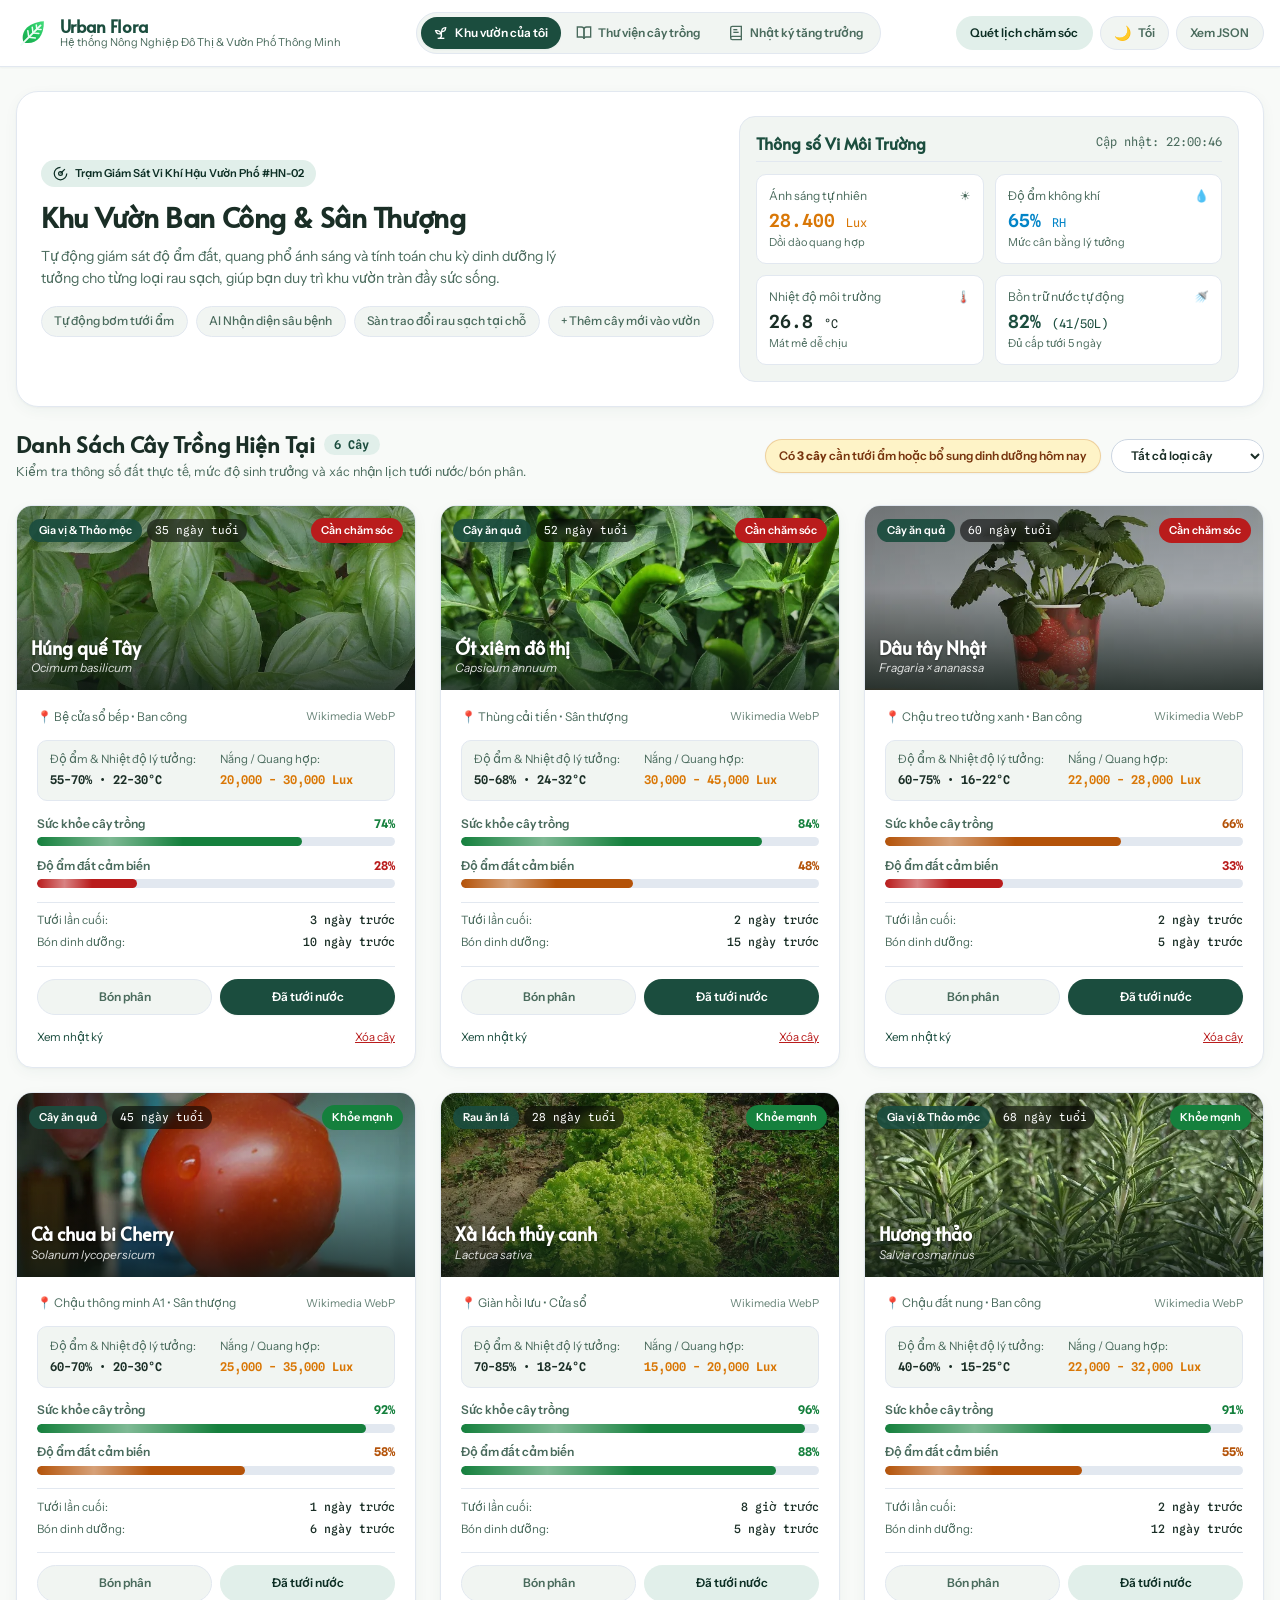
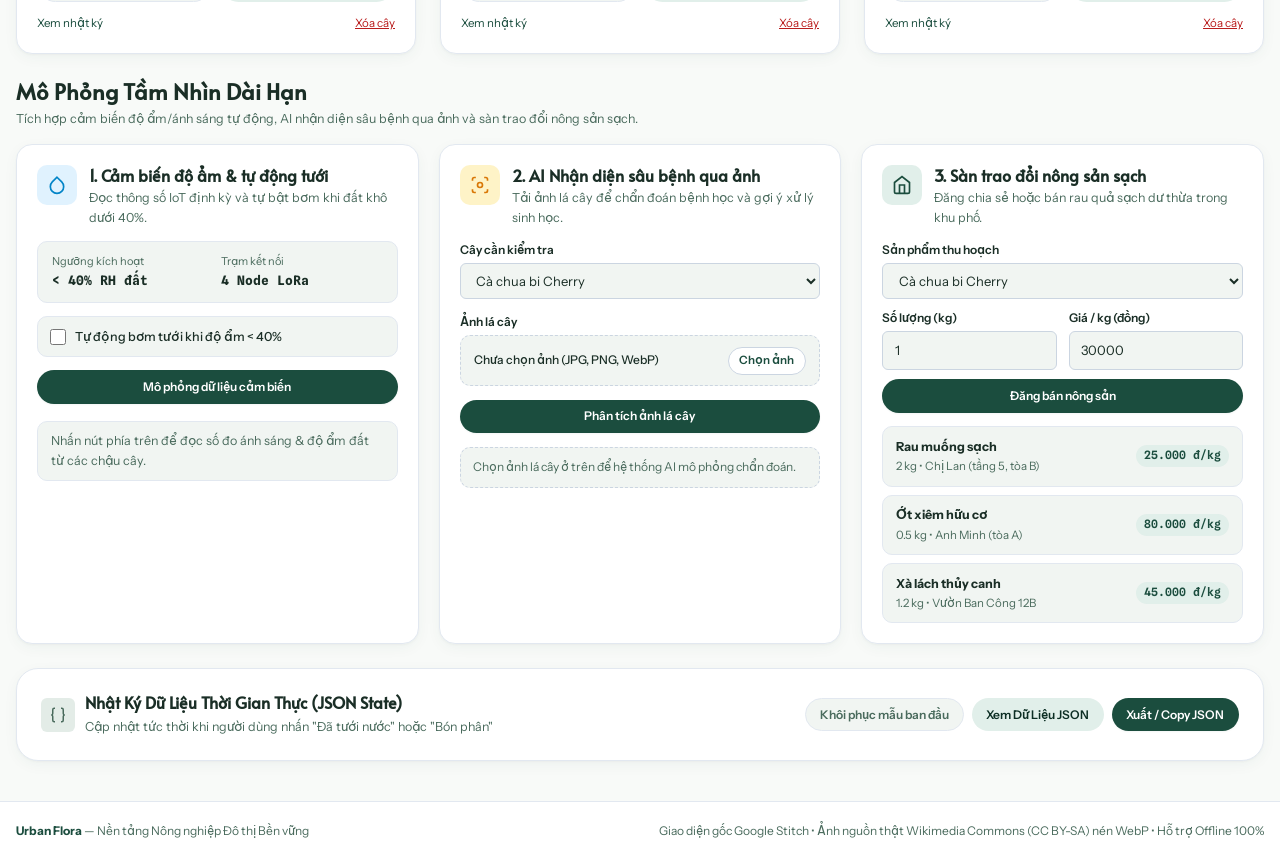
<file: index.html>
<!DOCTYPE html>
<html lang="vi" data-theme="light">
<head>
  <meta charset="utf-8">
  <meta name="viewport" content="width=device-width, initial-scale=1">
  <title>Khu Vườn Của Tôi — Urban Flora | Nông Nghiệp Đô Thị &amp; Vườn Phố Thông Minh</title>
  <meta name="description" content="Trạm giám sát vi khí hậu vườn phố, thẻ cây trồng hiển thị thông số môi trường lý tưởng, Progress Bar độ ẩm/sức khỏe và nhắc lịch chăm sóc.">
  <link rel="icon" href="data:image/svg+xml,%3Csvg xmlns='http://www.w3.org/2000/svg' viewBox='0 0 36 36'%3E%3Cpath d='M8 28C4.5 18.5 10.5 7 29.5 5.5C30 23.5 19.5 31 8 28Z' fill='%2322C55E'/%3E%3Cpath d='M5.5 30.5L26 10M13.5 22.5L12.5 15.5M18 18L17.2 11.8M22 14L21.5 9.5M13.5 22.5L20.5 23.2M18 18L24.2 18.5M22 14L26.5 14.3' fill='none' stroke='%23ECFDF5' stroke-width='1.8' stroke-linecap='round'/%3E%3C/svg%3E">
  <link rel="preconnect" href="https://fonts.googleapis.com">
  <link rel="preconnect" href="https://fonts.gstatic.com" crossorigin>
  <link href="https://fonts.googleapis.com/css2?family=Alata&amp;family=Be+Vietnam+Pro:wght@400;500;600;700&amp;family=Instrument+Sans:wght@400;500;600;700&amp;family=Spline+Sans+Mono:wght@500;600&amp;display=swap" rel="stylesheet">
  <link rel="stylesheet" href="css/style.css">
</head>
<body data-page="garden">
  <a class="skip-link" href="#main">Bỏ qua đến nội dung chính</a>

  <!-- Top App Navigation Shell (Giao diện gốc Stitch Urban Flora) -->
  <header class="site-header">
    <div class="container header-inner">
      <a class="brand" href="index.html">
        <span class="brand-icon" aria-hidden="true">
          <svg width="34" height="34" viewBox="0 0 36 36" fill="none" xmlns="http://www.w3.org/2000/svg"><defs><linearGradient id="uf-leaf-grad" x1="5" y1="31" x2="31" y2="5" gradientUnits="userSpaceOnUse"><stop offset="0%" stop-color="#16A34A"/><stop offset="55%" stop-color="#22C55E"/><stop offset="100%" stop-color="#4ADE80"/></linearGradient></defs><path d="M8 28C4.5 18.5 10.5 7 29.5 5.5C30 23.5 19.5 31 8 28Z" fill="url(#uf-leaf-grad)"/><path d="M5.5 30.5L26 10" stroke="#ECFDF5" stroke-width="2" stroke-linecap="round"/><path d="M13.5 22.5L12.5 15.5M18 18L17.2 11.8M22 14L21.5 9.5M13.5 22.5L20.5 23.2M18 18L24.2 18.5M22 14L26.5 14.3" stroke="#ECFDF5" stroke-width="1.6" stroke-linecap="round"/></svg>
        </span>
        <span class="brand-text">
          <strong class="brand-name">Urban Flora</strong>
          <small class="brand-sub">Hệ thống Nông Nghiệp Đô Thị &amp; Vườn Phố Thông Minh</small>
        </span>
      </a>

      <nav id="site-nav" class="site-nav" aria-label="Điều hướng chính">
        <a href="index.html" data-nav="garden">
          <svg width="16" height="16" viewBox="0 0 24 24" fill="none" stroke="currentColor" stroke-width="2" aria-hidden="true"><path d="M7 20h10"/><path d="M10 20c5.5-2.5.8-6.4 3-10"/><path d="M9.5 9.4c1.1.8 1.8 2.2 2.3 3.7-2 .4-3.5.4-4.8-.3-1.2-.6-2.3-1.9-3-4.2 2.8-.5 4.4 0 5.5.8z"/><path d="M14.1 6a7 7 0 0 0-1.1 4c1.9-.1 3.3-.6 4.3-1.4 1-1 1.6-2.3 1.7-4.6-2.7.1-4 1-4.9 2z"/></svg>
          <span>Khu vườn của tôi</span>
        </a>
        <a href="library.html" data-nav="library">
          <svg width="16" height="16" viewBox="0 0 24 24" fill="none" stroke="currentColor" stroke-width="2" aria-hidden="true"><path d="M2 3h6a4 4 0 0 1 4 4v14a3 3 0 0 0-3-3H2z"/><path d="M22 3h-6a4 4 0 0 0-4 4v14a3 3 0 0 1 3-3h7z"/></svg>
          <span>Thư viện cây trồng</span>
        </a>
        <a href="journal.html" data-nav="journal">
          <svg width="16" height="16" viewBox="0 0 24 24" fill="none" stroke="currentColor" stroke-width="2" aria-hidden="true"><path d="M4 19.5v-15A2.5 2.5 0 0 1 6.5 2H20v20H6.5a2.5 2.5 0 0 1 0-5H20"/><path d="M8 7h6"/><path d="M8 11h8"/></svg>
          <span>Nhật ký tăng trưởng</span>
        </a>
      </nav>

      <div class="header-actions">
        <div class="iot-pill">
          <span class="iot-dot" aria-hidden="true"></span>
          <span>IoT Mesh: <strong>4 Cảm biến Online</strong></span>
        </div>
        <button id="btn-quick-check" type="button" class="btn btn-soft btn-sm">Quét lịch chăm sóc</button>
        <button id="theme-toggle" type="button" class="btn btn-secondary btn-sm theme-toggle" data-theme-toggle aria-label="Chuyển đổi giao diện Sáng / Tối" aria-pressed="false">
          <span class="theme-icon" aria-hidden="true">🌙</span>
          <span class="theme-label">Tối</span>
        </button>
        <button type="button" class="btn btn-secondary btn-sm" data-open-json aria-haspopup="dialog">Xem JSON</button>
      </div>

      <button type="button" class="menu-toggle" id="menu-toggle" aria-expanded="false" aria-controls="site-nav" aria-label="Mở menu điều hướng">
        <span class="hamburger-box" aria-hidden="true">
          <span class="hamburger-line"></span>
          <span class="hamburger-line"></span>
          <span class="hamburger-line"></span>
        </span>
      </button>
    </div>
  </header>

  <main id="main" class="container">
    <!-- Hero Banner & Realtime IoT Telemetry Widget (Stitch MyGarden) -->
    <section class="stitch-surface-card" data-aos="fade-up" aria-labelledby="page-title">
      <div class="hero-grid">
        <div class="hero-content">
          <span class="kicker-pill">
            <svg width="15" height="15" viewBox="0 0 24 24" fill="none" stroke="currentColor" stroke-width="2" aria-hidden="true"><path d="M12 2a10 10 0 1 0 10 10"/><path d="M12 12l7-7"/><circle cx="12" cy="12" r="3"/></svg>
            Trạm Giám Sát Vi Khí Hậu Vườn Phố #HN-02
          </span>
          <h1 id="page-title" class="hero-title">Khu Vườn Ban Công &amp; Sân Thượng</h1>
          <p class="hero-desc">
            Tự động giám sát độ ẩm đất, quang phổ ánh sáng và tính toán chu kỳ dinh dưỡng lý tưởng cho từng loại rau sạch, giúp bạn duy trì khu vườn tràn đầy sức sống.
          </p>
          <div class="vision-pills">
            <a href="#vision-section" class="vision-pill-btn">Tự động bơm tưới ẩm</a>
            <a href="#vision-section" class="vision-pill-btn">AI Nhận diện sâu bệnh</a>
            <a href="#vision-section" class="vision-pill-btn">Sàn trao đổi rau sạch tại chỗ</a>
            <button type="button" id="btn-open-add-plant" class="vision-pill-btn">+ Thêm cây mới vào vườn</button>
          </div>
        </div>

        <aside class="telemetry-widget" aria-label="Thông số vi môi trường">
          <div class="telemetry-head">
            <h2>Thông số Vi Môi Trường</h2>
            <time class="mono-code" id="telemetry-time" datetime="">Cập nhật: Vừa xong</time>
          </div>
          <div class="telemetry-grid">
            <div class="tele-box">
              <div class="tele-top"><span>Ánh sáng tự nhiên</span><span aria-hidden="true">☀️</span></div>
              <div class="tele-val text-sunlight" id="tele-light">28,400 <small>Lux</small></div>
              <div class="tele-note">Dồi dào quang hợp</div>
            </div>
            <div class="tele-box">
              <div class="tele-top"><span>Độ ẩm không khí</span><span aria-hidden="true">💧</span></div>
              <div class="tele-val text-moisture" id="tele-air">65% <small>RH</small></div>
              <div class="tele-note">Mức cân bằng lý tưởng</div>
            </div>
            <div class="tele-box">
              <div class="tele-top"><span>Nhiệt độ môi trường</span><span aria-hidden="true">🌡️</span></div>
              <div class="tele-val" id="tele-temp">26.8 <small>°C</small></div>
              <div class="tele-note">Mát mẻ dễ chịu</div>
            </div>
            <div class="tele-box">
              <div class="tele-top"><span>Bồn trữ nước tự động</span><span aria-hidden="true">🚿</span></div>
              <div class="tele-val text-primary" id="tele-tank">82% <small>(41/50L)</small></div>
              <div class="tele-note">Đủ cấp tưới 5 ngày</div>
            </div>
          </div>
        </aside>
      </div>
    </section>

    <!-- Tiêu đề danh sách & Thanh lọc + Nhắc lịch chăm sóc -->
    <section data-aos="fade-up" data-aos-delay="60" aria-labelledby="plants-title">
      <div class="section-toolbar">
        <div>
          <h2 id="plants-title" class="section-heading">
            <span>Danh Sách Cây Trồng Hiện Tại</span>
            <span id="plant-count-badge" class="count-pill">6 Cây</span>
          </h2>
          <p class="section-sub">Kiểm tra thông số đất thực tế, mức độ sinh trưởng và xác nhận lịch tưới nước/bón phân.</p>
        </div>

        <div class="toolbar-right">
          <div id="care-reminder-box" class="reminder-pill" role="status" aria-live="polite">
            <span id="care-reminder-text">Đang tính toán lịch chăm sóc...</span>
          </div>
          <label for="filter-plant-type" class="visually-hidden">Lọc loại cây trồng</label>
          <select id="filter-plant-type" class="select-pill">
            <option value="all">Tất cả loại cây</option>
            <option value="Cây ăn quả">Cây ăn quả</option>
            <option value="Rau ăn lá">Rau ăn lá</option>
            <option value="Gia vị &amp; Thảo mộc">Gia vị &amp; Thảo mộc</option>
          </select>
        </div>
      </div>
    </section>

    <!-- Lưới Plant Cards (3 cột Stitch + ảnh WebP thật + Shimmer Progress Bars) -->
    <section data-aos="fade-up" data-aos-delay="100" aria-label="Thẻ cây trồng trong vườn">
      <div id="plant-grid" class="plant-grid"></div>
    </section>

    <!-- Khối Tầm nhìn dài hạn tương tác (3 trụ cột mở rộng) -->
    <section id="vision-section" data-aos="fade-up" aria-labelledby="vision-title">
      <div class="section-toolbar" style="margin-bottom: 1rem;">
        <div>
          <h2 id="vision-title" class="section-heading">Mô Phỏng Tầm Nhìn Dài Hạn</h2>
          <p class="section-sub">Tích hợp cảm biến độ ẩm/ánh sáng tự động, AI nhận diện sâu bệnh qua ảnh và sàn trao đổi nông sản sạch.</p>
        </div>
      </div>

      <div class="vision-grid">
        <article class="vision-card" aria-labelledby="v1-title">
          <div class="vision-card-head">
            <span class="vision-icon-badge is-moist" aria-hidden="true">
              <svg width="20" height="20" viewBox="0 0 24 24" fill="none" stroke="currentColor" stroke-width="2"><path d="M12 2.69l5.66 5.66a8 8 0 1 1-11.31 0z"/></svg>
            </span>
            <div>
              <h3 id="v1-title">1. Cảm biến độ ẩm &amp; tự động tưới</h3>
              <p class="section-sub">Đọc thông số IoT định kỳ và tự bật bơm khi đất khô dưới 40%.</p>
            </div>
          </div>

          <div class="vision-kpi-box">
            <div><span>Ngưỡng kích hoạt</span><strong>&lt; 40% RH đất</strong></div>
            <div><span>Trạm kết nối</span><strong>4 Node LoRa</strong></div>
          </div>

          <label class="vision-check">
            <input type="checkbox" id="auto-water">
            <span>Tự động bơm tưới khi độ ẩm &lt; 40%</span>
          </label>

          <button type="button" id="sensor-run" class="btn btn-primary btn-sm vision-btn-full">Mô phỏng dữ liệu cảm biến</button>
          <ul id="sensor-log" class="log-list" aria-live="polite">
            <li class="section-sub">Nhấn nút phía trên để đọc số đo ánh sáng &amp; độ ẩm đất từ các chậu cây.</li>
          </ul>
        </article>

        <article class="vision-card" aria-labelledby="v2-title">
          <div class="vision-card-head">
            <span class="vision-icon-badge is-sun" aria-hidden="true">
              <svg width="20" height="20" viewBox="0 0 24 24" fill="none" stroke="currentColor" stroke-width="2"><path d="M3 7V5a2 2 0 0 1 2-2h2"/><path d="M17 3h2a2 2 0 0 1 2 2v2"/><path d="M21 17v2a2 2 0 0 1-2 2h-2"/><path d="M7 21H5a2 2 0 0 1-2-2v-2"/><circle cx="12" cy="12" r="3"/></svg>
            </span>
            <div>
              <h3 id="v2-title">2. AI Nhận diện sâu bệnh qua ảnh</h3>
              <p class="section-sub">Tải ảnh lá cây để chẩn đoán bệnh học và gợi ý xử lý sinh học.</p>
            </div>
          </div>

          <div class="field" style="margin-bottom:0;">
            <label for="pest-plant">Cây cần kiểm tra</label>
            <select id="pest-plant"></select>
          </div>

          <div class="field" style="margin-bottom:0;">
            <span style="font-size:12px;font-weight:600;color:var(--on-surface);">Ảnh lá cây</span>
            <label for="pest-file" class="file-dropzone">
              <span class="file-dropzone-text" id="pest-file-label">Chưa chọn ảnh (JPG, PNG, WebP)</span>
              <span class="file-dropzone-cta">Chọn ảnh</span>
            </label>
            <input type="file" id="pest-file" accept="image/*" class="visually-hidden">
          </div>

          <img id="pest-preview" class="pest-preview" alt="Xem trước ảnh lá cây" hidden>
          <button type="button" id="pest-run" class="btn btn-primary btn-sm vision-btn-full">Phân tích ảnh lá cây</button>
          <div id="pest-result" class="vision-hint" aria-live="polite">Chọn ảnh lá cây ở trên để hệ thống AI mô phỏng chẩn đoán.</div>
        </article>

        <article class="vision-card" aria-labelledby="v3-title">
          <div class="vision-card-head">
            <span class="vision-icon-badge is-leaf" aria-hidden="true">
              <svg width="20" height="20" viewBox="0 0 24 24" fill="none" stroke="currentColor" stroke-width="2"><path d="M3 9l9-7 9 7v11a2 2 0 0 1-2 2H5a2 2 0 0 1-2-2z"/><polyline points="9 22 9 12 15 12 15 22"/></svg>
            </span>
            <div>
              <h3 id="v3-title">3. Sàn trao đổi nông sản sạch</h3>
              <p class="section-sub">Đăng chia sẻ hoặc bán rau quả sạch dư thừa trong khu phố.</p>
            </div>
          </div>

          <form id="market-form" novalidate style="display:flex;flex-direction:column;gap:0.6rem;">
            <div class="field" style="margin-bottom:0;">
              <label for="market-plant">Sản phẩm thu hoạch</label>
              <select id="market-plant"></select>
            </div>
            <div class="field-row-2">
              <div class="field" style="margin-bottom:0;">
                <label for="market-qty">Số lượng (kg)</label>
                <input type="number" id="market-qty" min="0.1" step="0.1" value="1" required aria-describedby="market-qty-err">
                <small id="market-qty-err" class="field-error" role="alert" hidden></small>
              </div>
              <div class="field" style="margin-bottom:0;">
                <label for="market-price">Giá / kg (đồng)</label>
                <input type="number" id="market-price" min="1000" step="1000" value="30000" required aria-describedby="market-price-err">
                <small id="market-price-err" class="field-error" role="alert" hidden></small>
              </div>
            </div>
            <button type="submit" class="btn btn-primary btn-sm vision-btn-full">Đăng bán nông sản</button>
          </form>
          <ul id="market-list" class="market-list"></ul>
        </article>
      </div>
    </section>

    <!-- Nhật Ký Dữ Liệu Thời Gian Thực (JSON State Drawer khớp 1:1 Stitch) -->
    <section class="stitch-surface-card" data-aos="fade-up" aria-labelledby="json-panel-title">
      <div class="json-header">
        <div class="json-title-wrap">
          <div class="icon-square" aria-hidden="true">
            <svg width="18" height="18" viewBox="0 0 24 24" fill="none" stroke="currentColor" stroke-width="2"><path d="M8 3H7a2 2 0 0 0-2 2v5a2 2 0 0 1-2 2 2 2 0 0 1 2 2v5c0 1.1.9 2 2 2h1"/><path d="M16 21h1a2 2 0 0 0 2-2v-5c0-1.1.9-2 2-2a2 2 0 0 1-2-2V5a2 2 0 0 0-2-2h-1"/></svg>
          </div>
          <div>
            <h3 id="json-panel-title">Nhật Ký Dữ Liệu Thời Gian Thực (JSON State)</h3>
            <p class="section-sub">Cập nhật tức thời khi người dùng nhấn "Đã tưới nước" hoặc "Bón phân"</p>
          </div>
        </div>
        <div class="json-actions-bar">
          <button id="btn-reset-data" type="button" class="btn btn-secondary btn-sm">Khôi phục mẫu ban đầu</button>
          <button id="btn-toggle-json" type="button" class="btn btn-soft btn-sm">Xem Dữ Liệu JSON</button>
          <button type="button" class="btn btn-primary btn-sm" data-open-json aria-haspopup="dialog">Xuất / Copy JSON</button>
        </div>
      </div>

      <div id="json-viewer-wrapper" class="json-viewer-box" hidden>
        <pre id="json-display"></pre>
      </div>
    </section>
  </main>

  <!-- Modal Thêm Cây Mới (Form Validation + Regex) -->
  <dialog id="add-plant-modal" class="stitch-dialog" aria-labelledby="add-plant-title">
    <div class="dialog-head">
      <div>
        <h2 id="add-plant-title">Thêm Cây Mới Vào Khu Vườn</h2>
        <p class="section-sub">Kiểm tra hợp lệ dữ liệu &amp; Regex trước khi lưu vào JSON</p>
      </div>
      <button type="button" id="btn-close-add-plant" class="btn btn-secondary btn-sm">Đóng</button>
    </div>
    <form id="add-plant-form" novalidate>
      <div class="field">
        <label for="ap-name">Tên cây trồng <span class="req">*</span></label>
        <input type="text" id="ap-name" placeholder="Ví dụ: Cải ngọt ban công" required aria-describedby="ap-name-err">
        <small id="ap-name-err" class="field-error" role="alert" hidden></small>
      </div>
      <div class="field-row-2">
        <div class="field">
          <label for="ap-category">Nhóm cây <span class="req">*</span></label>
          <select id="ap-category" required aria-describedby="ap-category-err">
            <option value="">-- Chọn nhóm cây --</option>
            <option value="Rau ăn lá">Rau ăn lá</option>
            <option value="Cây ăn quả">Cây ăn quả</option>
            <option value="Gia vị &amp; Thảo mộc">Gia vị &amp; Thảo mộc</option>
          </select>
          <small id="ap-category-err" class="field-error" role="alert" hidden></small>
        </div>
        <div class="field">
          <label for="ap-location">Vị trí đặt cây</label>
          <select id="ap-location">
            <option value="Ban công Đông">Ban công Đông</option>
            <option value="Sân thượng">Sân thượng</option>
            <option value="Bệ cửa sổ">Bệ cửa sổ</option>
          </select>
        </div>
      </div>
      <div class="field-row-2">
        <div class="field">
          <label for="ap-water">Chu kỳ tưới (ngày) <span class="req">*</span></label>
          <input type="number" id="ap-water" min="1" max="30" step="1" value="2" required aria-describedby="ap-water-err">
          <small id="ap-water-err" class="field-error" role="alert" hidden></small>
        </div>
        <div class="field">
          <label for="ap-moisture">Độ ẩm đất ban đầu (%) <span class="req">*</span></label>
          <input type="number" id="ap-moisture" min="0" max="100" step="1" value="75" required aria-describedby="ap-moisture-err">
          <small id="ap-moisture-err" class="field-error" role="alert" hidden></small>
        </div>
      </div>
      <div class="dialog-foot">
        <button type="button" id="btn-cancel-add-plant" class="btn btn-secondary btn-sm">Hủy bỏ</button>
        <button type="submit" class="btn btn-primary btn-sm">+ Thêm cây vào vườn</button>
      </div>
    </form>
  </dialog>

  <footer class="site-footer">
    <div class="container footer-inner">
      <div>
        <strong style="color:var(--primary)">Urban Flora</strong> — Nền tảng Nông nghiệp Đô thị Bền vững
      </div>
      <div>
        <span>Giao diện gốc Google Stitch • Ảnh nguồn thật Wikimedia Commons (CC BY-SA) nén WebP • Hỗ trợ Offline 100%</span>
      </div>
    </div>
  </footer>

  <script src="js/data.js"></script>
  <script src="js/main.js"></script>
  <script src="js/garden.js"></script>
</body>
</html>
</file>
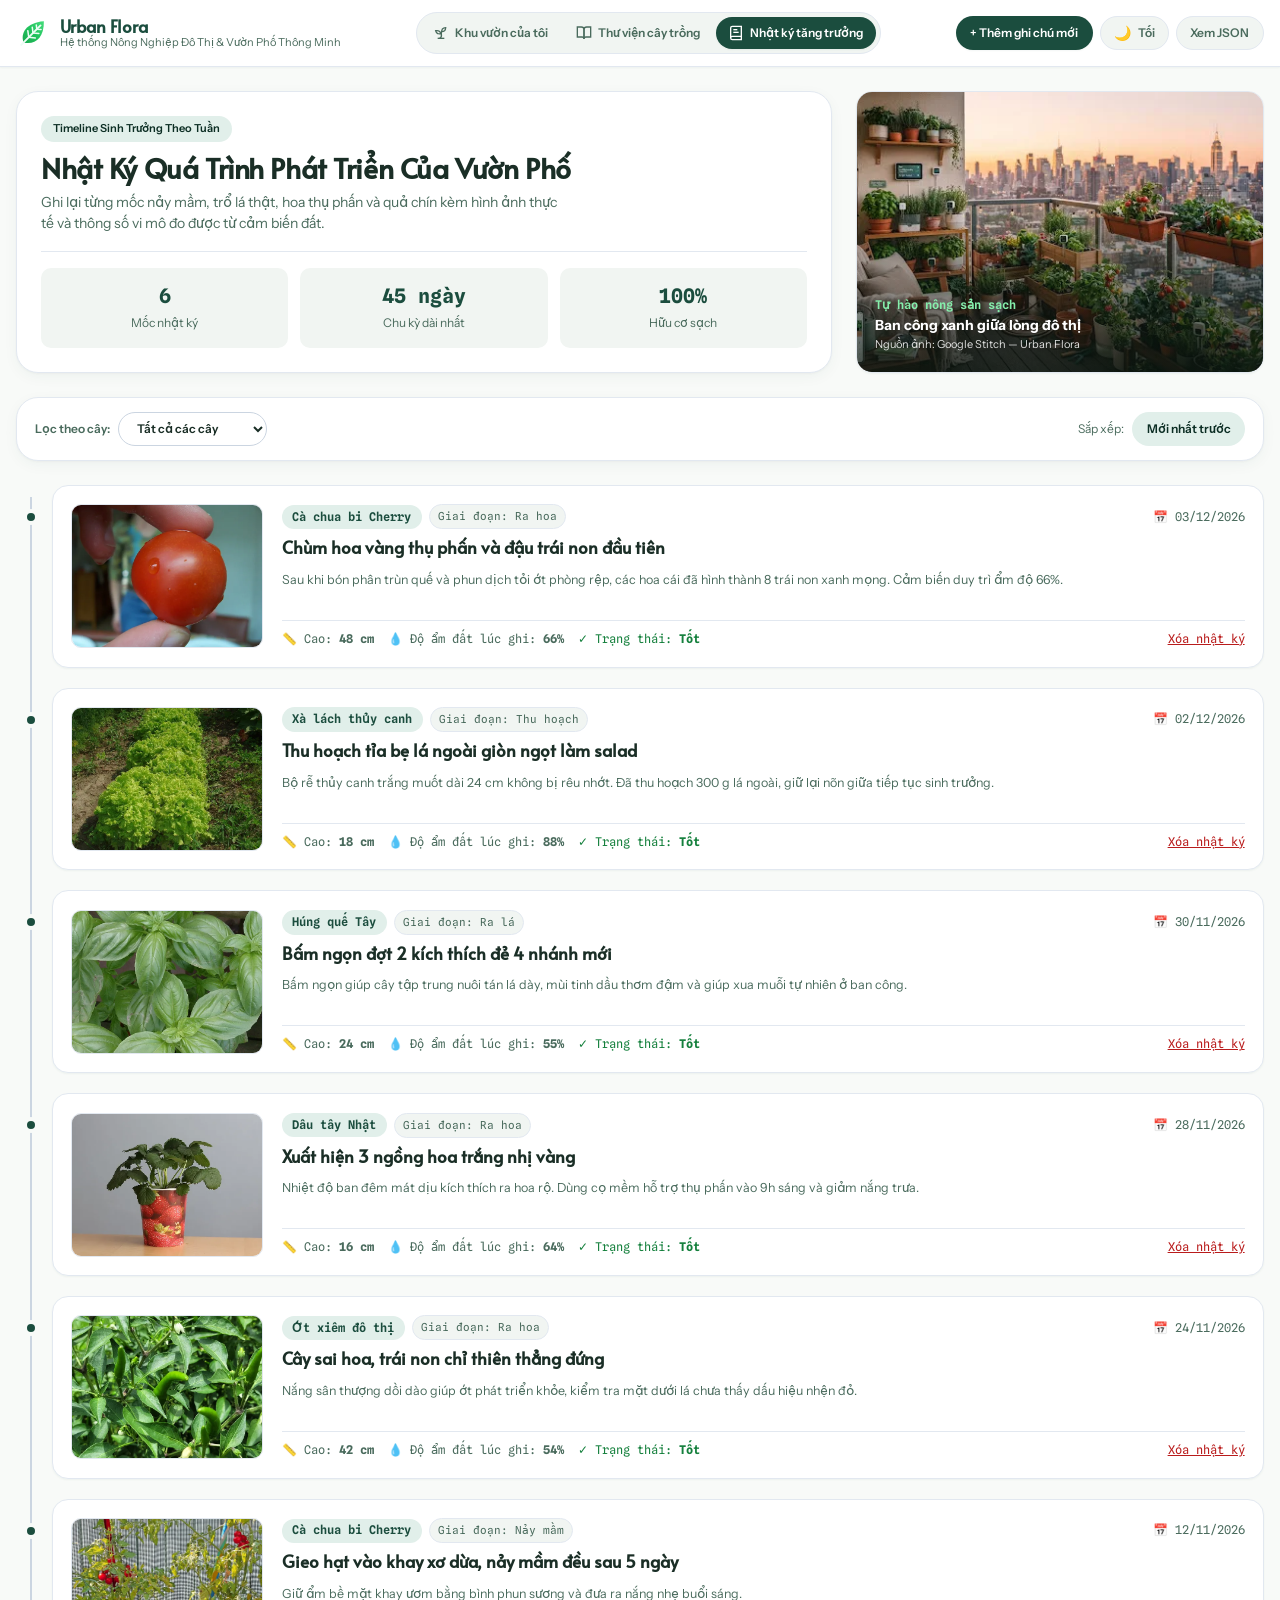
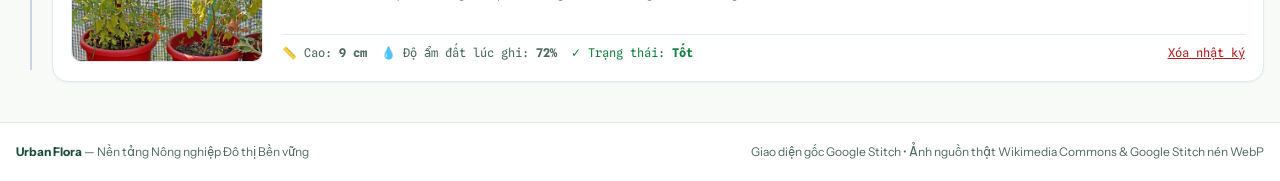
<file: journal.html>
<!DOCTYPE html>
<html lang="vi" data-theme="light">
<head>
  <meta charset="utf-8">
  <meta name="viewport" content="width=device-width, initial-scale=1">
  <title>Nhật Ký Tăng Trưởng — Urban Flora | Nông Nghiệp Đô Thị &amp; Vườn Phố</title>
  <meta name="description" content="Lưu giữ hình ảnh thực tế và ghi chú quá trình sinh trưởng của vườn phố theo dòng thời gian.">
  <link rel="icon" href="data:image/svg+xml,%3Csvg xmlns='http://www.w3.org/2000/svg' viewBox='0 0 36 36'%3E%3Cpath d='M8 28C4.5 18.5 10.5 7 29.5 5.5C30 23.5 19.5 31 8 28Z' fill='%2322C55E'/%3E%3Cpath d='M5.5 30.5L26 10M13.5 22.5L12.5 15.5M18 18L17.2 11.8M22 14L21.5 9.5M13.5 22.5L20.5 23.2M18 18L24.2 18.5M22 14L26.5 14.3' fill='none' stroke='%23ECFDF5' stroke-width='1.8' stroke-linecap='round'/%3E%3C/svg%3E">
  <link rel="preconnect" href="https://fonts.googleapis.com">
  <link rel="preconnect" href="https://fonts.gstatic.com" crossorigin>
  <link href="https://fonts.googleapis.com/css2?family=Alata&amp;family=Be+Vietnam+Pro:wght@400;500;600;700&amp;family=Instrument+Sans:wght@400;500;600;700&amp;family=Spline+Sans+Mono:wght@500;600&amp;display=swap" rel="stylesheet">
  <link rel="stylesheet" href="css/style.css">
</head>
<body data-page="journal">
  <a class="skip-link" href="#main">Bỏ qua đến nội dung chính</a>

  <!-- Top App Navigation Shell (Stitch Urban Flora) -->
  <header class="site-header">
    <div class="container header-inner">
      <a class="brand" href="index.html">
        <span class="brand-icon" aria-hidden="true">
          <svg width="34" height="34" viewBox="0 0 36 36" fill="none" xmlns="http://www.w3.org/2000/svg"><defs><linearGradient id="uf-leaf-grad" x1="5" y1="31" x2="31" y2="5" gradientUnits="userSpaceOnUse"><stop offset="0%" stop-color="#16A34A"/><stop offset="55%" stop-color="#22C55E"/><stop offset="100%" stop-color="#4ADE80"/></linearGradient></defs><path d="M8 28C4.5 18.5 10.5 7 29.5 5.5C30 23.5 19.5 31 8 28Z" fill="url(#uf-leaf-grad)"/><path d="M5.5 30.5L26 10" stroke="#ECFDF5" stroke-width="2" stroke-linecap="round"/><path d="M13.5 22.5L12.5 15.5M18 18L17.2 11.8M22 14L21.5 9.5M13.5 22.5L20.5 23.2M18 18L24.2 18.5M22 14L26.5 14.3" stroke="#ECFDF5" stroke-width="1.6" stroke-linecap="round"/></svg>
        </span>
        <span class="brand-text">
          <strong class="brand-name">Urban Flora</strong>
          <small class="brand-sub">Hệ thống Nông Nghiệp Đô Thị &amp; Vườn Phố Thông Minh</small>
        </span>
      </a>

      <nav id="site-nav" class="site-nav" aria-label="Điều hướng chính">
        <a href="index.html" data-nav="garden">
          <svg width="16" height="16" viewBox="0 0 24 24" fill="none" stroke="currentColor" stroke-width="2" aria-hidden="true"><path d="M7 20h10"/><path d="M10 20c5.5-2.5.8-6.4 3-10"/><path d="M9.5 9.4c1.1.8 1.8 2.2 2.3 3.7-2 .4-3.5.4-4.8-.3-1.2-.6-2.3-1.9-3-4.2 2.8-.5 4.4 0 5.5.8z"/><path d="M14.1 6a7 7 0 0 0-1.1 4c1.9-.1 3.3-.6 4.3-1.4 1-1 1.6-2.3 1.7-4.6-2.7.1-4 1-4.9 2z"/></svg>
          <span>Khu vườn của tôi</span>
        </a>
        <a href="library.html" data-nav="library">
          <svg width="16" height="16" viewBox="0 0 24 24" fill="none" stroke="currentColor" stroke-width="2" aria-hidden="true"><path d="M2 3h6a4 4 0 0 1 4 4v14a3 3 0 0 0-3-3H2z"/><path d="M22 3h-6a4 4 0 0 0-4 4v14a3 3 0 0 1 3-3h7z"/></svg>
          <span>Thư viện cây trồng</span>
        </a>
        <a href="journal.html" data-nav="journal">
          <svg width="16" height="16" viewBox="0 0 24 24" fill="none" stroke="currentColor" stroke-width="2" aria-hidden="true"><path d="M4 19.5v-15A2.5 2.5 0 0 1 6.5 2H20v20H6.5a2.5 2.5 0 0 1 0-5H20"/><path d="M8 7h6"/><path d="M8 11h8"/></svg>
          <span>Nhật ký tăng trưởng</span>
        </a>
      </nav>

      <div class="header-actions">
        <button id="btn-open-journal-modal" type="button" class="btn btn-primary btn-sm">+ Thêm ghi chú mới</button>
        <button id="theme-toggle" type="button" class="btn btn-secondary btn-sm theme-toggle" data-theme-toggle aria-label="Chuyển đổi giao diện Sáng / Tối" aria-pressed="false">
          <span class="theme-icon" aria-hidden="true">🌙</span>
          <span class="theme-label">Tối</span>
        </button>
        <button type="button" class="btn btn-secondary btn-sm" data-open-json aria-haspopup="dialog">Xem JSON</button>
      </div>

      <button type="button" class="menu-toggle" id="menu-toggle" aria-expanded="false" aria-controls="site-nav" aria-label="Mở menu điều hướng">
        <span class="hamburger-box" aria-hidden="true">
          <span class="hamburger-line"></span>
          <span class="hamburger-line"></span>
          <span class="hamburger-line"></span>
        </span>
      </button>
    </div>
  </header>

  <main id="main" class="container">
    <!-- Header Overview (8/4 Stitch GrowthJournal: Metric Cards + Real Stitch Showcase Photo) -->
    <section class="journal-overview" data-aos="fade-up" aria-labelledby="page-title">
      <div class="stitch-surface-card journal-stats-card">
        <div>
          <span class="kicker-pill">Timeline Sinh Trưởng Theo Tuần</span>
          <h1 id="page-title" class="hero-title" style="margin-top:8px;">Nhật Ký Quá Trình Phát Triển Của Vườn Phố</h1>
          <p class="hero-desc" style="margin-top:6px;">
            Ghi lại từng mốc nảy mầm, trổ lá thật, hoa thụ phấn và quả chín kèm hình ảnh thực tế và thông số vi mô đo được từ cảm biến đất.
          </p>
        </div>

        <div class="journal-metrics-3">
          <div class="metric-tile">
            <strong id="total-entries-stat">6</strong>
            <span>Mốc nhật ký</span>
          </div>
          <div class="metric-tile">
            <strong class="text-success">45 ngày</strong>
            <span>Chu kỳ dài nhất</span>
          </div>
          <div class="metric-tile">
            <strong class="text-sunlight">100%</strong>
            <span>Hữu cơ sạch</span>
          </div>
        </div>
      </div>

      <aside class="showcase-card" aria-label="Ban công xanh giữa lòng đô thị">
        <figure class="showcase-figure">
          <img src="images/balcony-hero.webp" width="512" height="286" alt="Vườn phố ban công rực rỡ">
          <figcaption>
            <span class="showcase-tag">Tự hào nông sản sạch</span>
            <strong>Ban công xanh giữa lòng đô thị</strong>
            <small>Nguồn ảnh: Google Stitch — Urban Flora</small>
          </figcaption>
        </figure>
      </aside>
    </section>

    <!-- Timeline Filter & Control Bar -->
    <section class="stitch-surface-card journal-controls" data-aos="fade-up" data-aos-delay="60" aria-label="Lọc và sắp xếp nhật ký">
      <div class="control-group">
        <label for="j-filter" style="font-size:12px;font-weight:600;color:var(--secondary);">Lọc theo cây:</label>
        <select id="j-filter" class="select-pill"></select>
      </div>
      <div class="control-group">
        <span style="font-size:12px;color:var(--secondary);">Sắp xếp:</span>
        <button id="btn-sort-timeline" type="button" class="btn btn-soft btn-sm">
          <span id="sort-order-label">Mới nhất trước</span>
        </button>
      </div>
    </section>

    <!-- Growth Timeline Stream (Đường dọc ::before + Chấm tròn phát nhịp pulse ::after) -->
    <section data-aos="fade-up" data-aos-delay="100" aria-label="Dòng thời gian phát triển">
      <ol id="timeline" class="timeline"></ol>
    </section>
  </main>

  <!-- Modal Thêm Nhật Ký Tăng Trưởng (Stitch GrowthJournal Modal + Form Validation & Upload Ảnh) -->
  <dialog id="journal-modal" class="stitch-dialog" aria-labelledby="form-title">
    <div class="dialog-head">
      <div>
        <h2 id="form-title">Thêm Nhật Ký Tăng Trưởng</h2>
        <p class="section-sub">Hỗ trợ tải ảnh chụp từ máy (tự nén Canvas) hoặc dùng ảnh cây thật mặc định.</p>
      </div>
      <button id="btn-close-journal-modal" type="button" class="btn btn-secondary btn-sm">Đóng</button>
    </div>

    <form id="journal-form" novalidate>
      <div class="field">
        <label for="j-plant">Chọn loại cây trồng <span class="req">*</span></label>
        <select id="j-plant" required aria-describedby="j-plant-err"></select>
        <small id="j-plant-err" class="field-error" role="alert" hidden></small>
      </div>

      <div class="field-row-2">
        <div class="field">
          <label for="j-date">Ngày ghi nhận <span class="req">*</span></label>
          <input type="date" id="j-date" required aria-describedby="j-date-err">
          <small id="j-date-err" class="field-error" role="alert" hidden></small>
        </div>
        <div class="field">
          <label for="j-stage">Giai đoạn phát triển <span class="req">*</span></label>
          <select id="j-stage" required aria-describedby="j-stage-err">
            <option value="Nảy mầm">Nảy mầm</option>
            <option value="Ra lá">Ra lá</option>
            <option value="Ra hoa">Ra hoa</option>
            <option value="Thu hoạch">Thu hoạch</option>
          </select>
          <small id="j-stage-err" class="field-error" role="alert" hidden></small>
        </div>
      </div>

      <div class="field-row-2">
        <div class="field">
          <label for="j-height">Chiều cao cây (cm)</label>
          <input type="number" id="j-height" min="1" max="300" step="1" value="28" aria-describedby="j-height-err">
          <small id="j-height-err" class="field-error" role="alert" hidden></small>
        </div>
        <div class="field">
          <label for="j-moisture">Độ ẩm đất lúc ghi (%)</label>
          <input type="number" id="j-moisture" min="0" max="100" step="1" value="68" aria-describedby="j-moisture-err">
          <small id="j-moisture-err" class="field-error" role="alert" hidden></small>
        </div>
      </div>

      <div class="field">
        <label for="j-title">Tiêu đề / Quan sát ngắn <span class="req">*</span></label>
        <input type="text" id="j-title" placeholder="VD: Cây phát triển tán lá xum xuê, màu xanh bóng" required aria-describedby="j-title-err">
        <small id="j-title-err" class="field-error" role="alert" hidden></small>
      </div>

      <div class="field">
        <label for="j-note">Ghi chú chi tiết &amp; kỹ thuật <span class="req">*</span></label>
        <textarea id="j-note" rows="3" required placeholder="Ghi nhận lượng nước tưới, dinh dưỡng hoặc sâu bệnh nhận biết..." aria-describedby="j-note-err"></textarea>
        <small id="j-note-err" class="field-error" role="alert" hidden></small>
      </div>

      <div class="field">
        <label for="j-file">Ảnh chụp thực tế từ máy (không bắt buộc)</label>
        <input type="file" id="j-file" accept="image/*" aria-describedby="j-file-err">
        <small id="j-file-err" class="field-error" role="alert" hidden></small>
        <img id="j-preview" class="pest-preview" alt="Xem trước ảnh đã chọn" hidden>
      </div>

      <p id="j-error" class="field-error" role="alert" hidden></p>

      <div class="dialog-foot">
        <button type="button" id="btn-cancel-entry" class="btn btn-secondary btn-sm">Hủy bỏ</button>
        <button type="submit" class="btn btn-primary btn-sm">Lưu mốc nhật ký</button>
      </div>
    </form>
  </dialog>

  <footer class="site-footer">
    <div class="container footer-inner">
      <div><strong style="color:var(--primary)">Urban Flora</strong> — Nền tảng Nông nghiệp Đô thị Bền vững</div>
      <div><span>Giao diện gốc Google Stitch • Ảnh nguồn thật Wikimedia Commons &amp; Google Stitch nén WebP</span></div>
    </div>
  </footer>

  <script src="js/data.js"></script>
  <script src="js/main.js"></script>
  <script src="js/journal.js"></script>
</body>
</html>
</file>
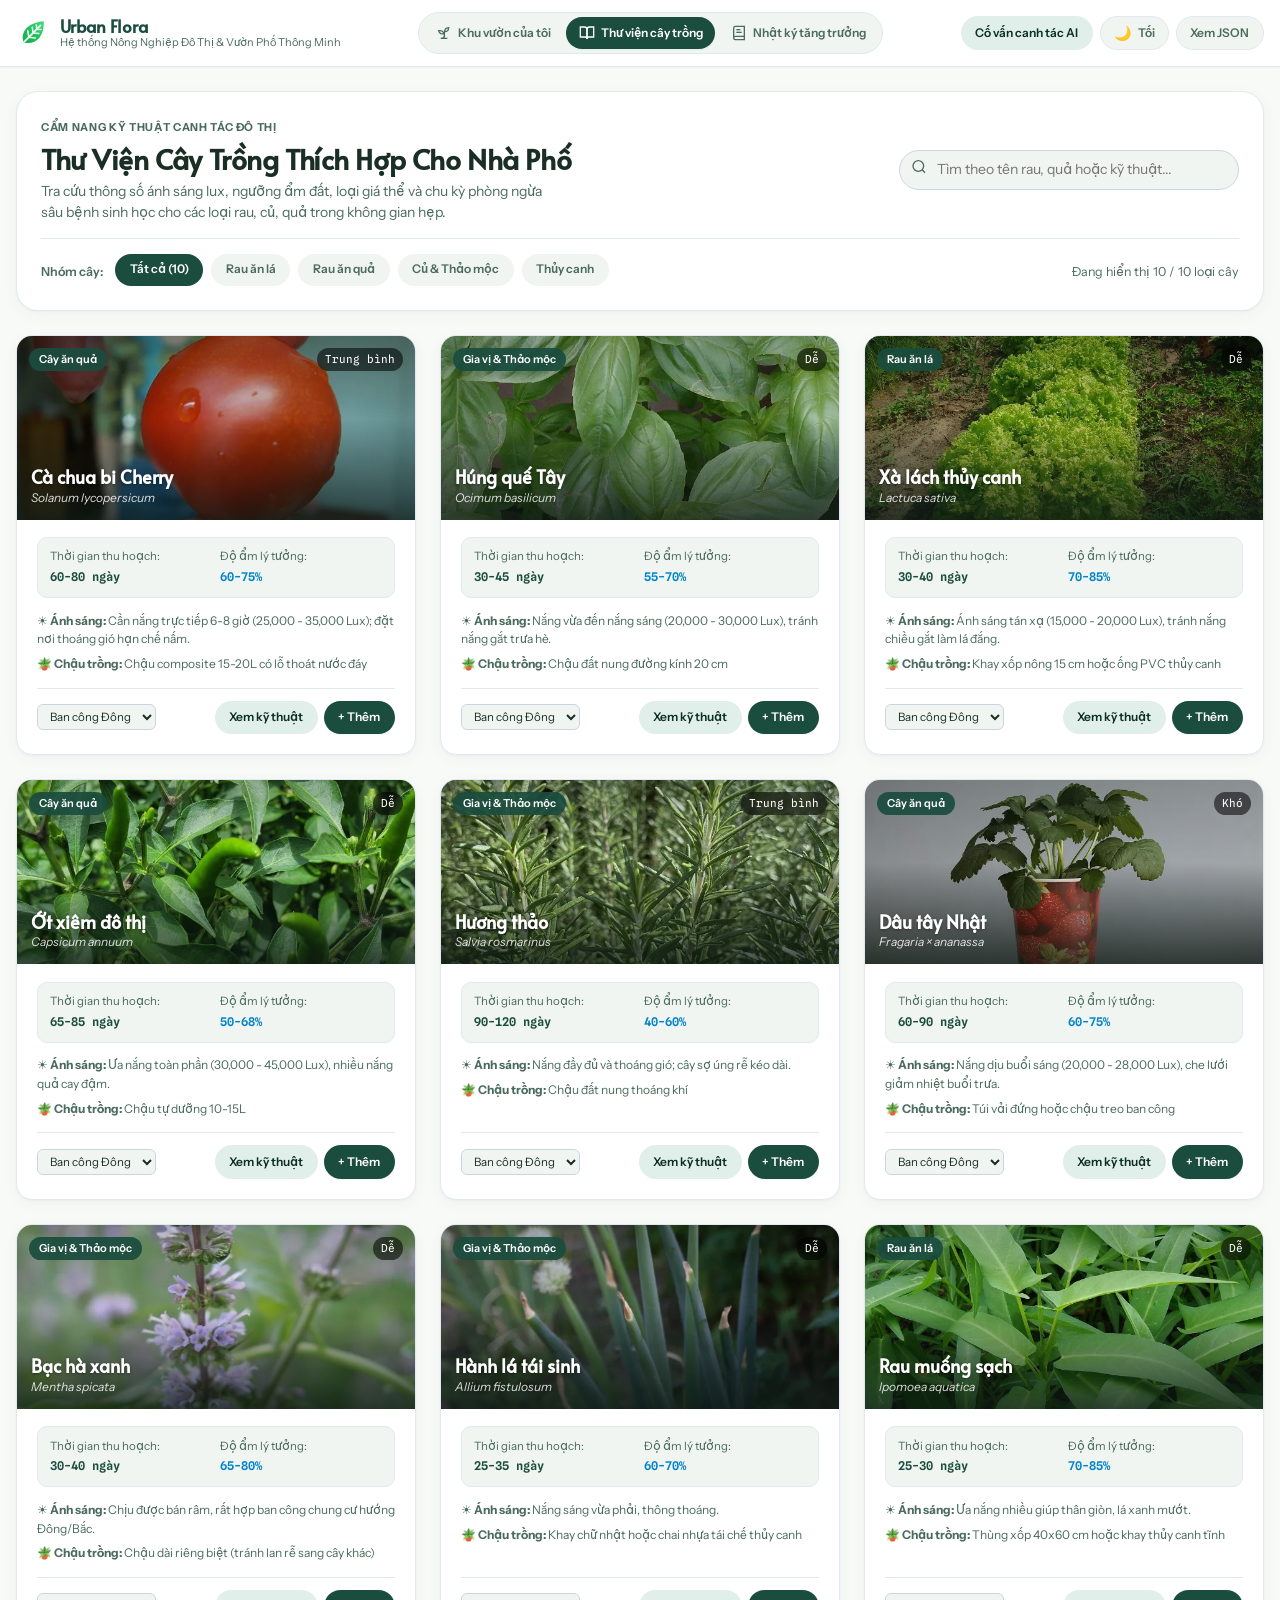
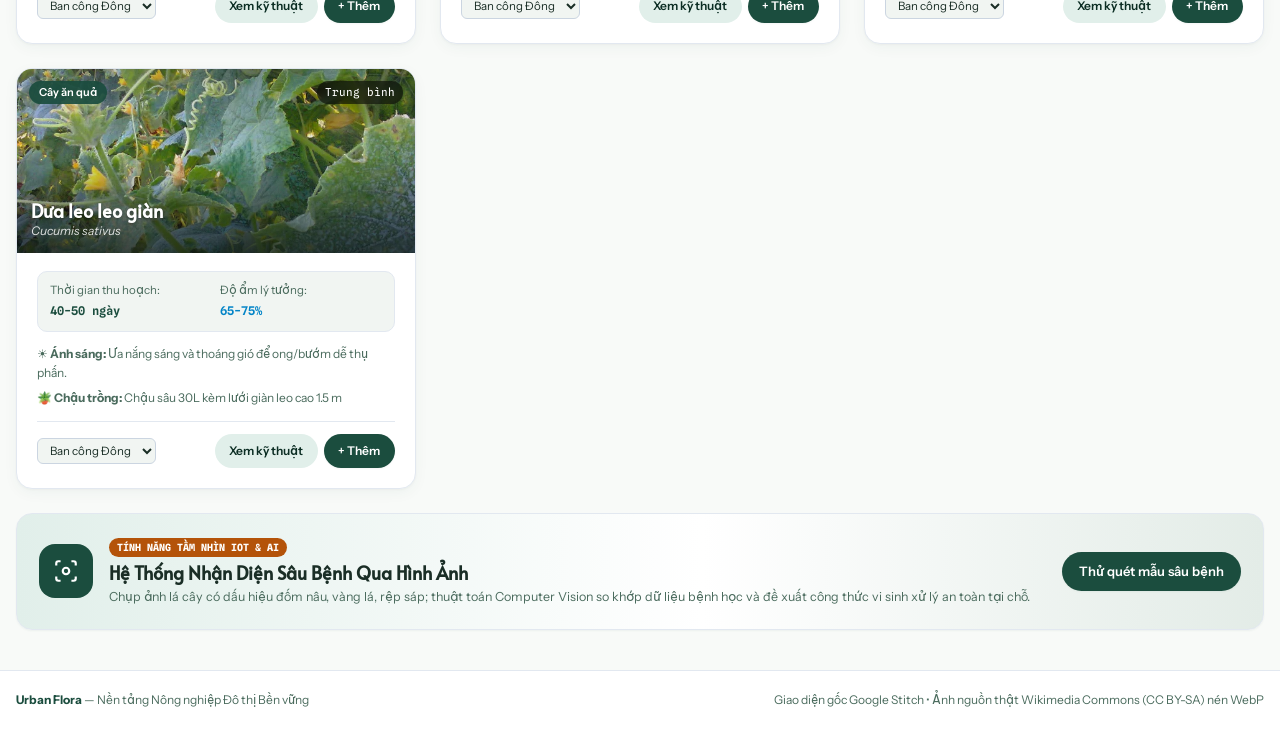
<file: library.html>
<!DOCTYPE html>
<html lang="vi" data-theme="light">
<head>
  <meta charset="utf-8">
  <meta name="viewport" content="width=device-width, initial-scale=1">
  <title>Thư Viện Cây Trồng — Urban Flora | Nông Nghiệp Đô Thị &amp; Vườn Phố</title>
  <meta name="description" content="Cẩm nang kỹ thuật canh tác đô thị: tra cứu ánh sáng lux, độ ẩm đất, giá thể và phòng trừ sâu bệnh sinh học.">
  <link rel="icon" href="data:image/svg+xml,%3Csvg xmlns='http://www.w3.org/2000/svg' viewBox='0 0 36 36'%3E%3Cpath d='M8 28C4.5 18.5 10.5 7 29.5 5.5C30 23.5 19.5 31 8 28Z' fill='%2322C55E'/%3E%3Cpath d='M5.5 30.5L26 10M13.5 22.5L12.5 15.5M18 18L17.2 11.8M22 14L21.5 9.5M13.5 22.5L20.5 23.2M18 18L24.2 18.5M22 14L26.5 14.3' fill='none' stroke='%23ECFDF5' stroke-width='1.8' stroke-linecap='round'/%3E%3C/svg%3E">
  <link rel="preconnect" href="https://fonts.googleapis.com">
  <link rel="preconnect" href="https://fonts.gstatic.com" crossorigin>
  <link href="https://fonts.googleapis.com/css2?family=Alata&amp;family=Be+Vietnam+Pro:wght@400;500;600;700&amp;family=Instrument+Sans:wght@400;500;600;700&amp;family=Spline+Sans+Mono:wght@500;600&amp;display=swap" rel="stylesheet">
  <link rel="stylesheet" href="css/style.css">
</head>
<body data-page="library">
  <a class="skip-link" href="#main">Bỏ qua đến nội dung chính</a>

  <!-- Top App Navigation Shell (Stitch Urban Flora) -->
  <header class="site-header">
    <div class="container header-inner">
      <a class="brand" href="index.html">
        <span class="brand-icon" aria-hidden="true">
          <svg width="34" height="34" viewBox="0 0 36 36" fill="none" xmlns="http://www.w3.org/2000/svg"><defs><linearGradient id="uf-leaf-grad" x1="5" y1="31" x2="31" y2="5" gradientUnits="userSpaceOnUse"><stop offset="0%" stop-color="#16A34A"/><stop offset="55%" stop-color="#22C55E"/><stop offset="100%" stop-color="#4ADE80"/></linearGradient></defs><path d="M8 28C4.5 18.5 10.5 7 29.5 5.5C30 23.5 19.5 31 8 28Z" fill="url(#uf-leaf-grad)"/><path d="M5.5 30.5L26 10" stroke="#ECFDF5" stroke-width="2" stroke-linecap="round"/><path d="M13.5 22.5L12.5 15.5M18 18L17.2 11.8M22 14L21.5 9.5M13.5 22.5L20.5 23.2M18 18L24.2 18.5M22 14L26.5 14.3" stroke="#ECFDF5" stroke-width="1.6" stroke-linecap="round"/></svg>
        </span>
        <span class="brand-text">
          <strong class="brand-name">Urban Flora</strong>
          <small class="brand-sub">Hệ thống Nông Nghiệp Đô Thị &amp; Vườn Phố Thông Minh</small>
        </span>
      </a>

      <nav id="site-nav" class="site-nav" aria-label="Điều hướng chính">
        <a href="index.html" data-nav="garden">
          <svg width="16" height="16" viewBox="0 0 24 24" fill="none" stroke="currentColor" stroke-width="2" aria-hidden="true"><path d="M7 20h10"/><path d="M10 20c5.5-2.5.8-6.4 3-10"/><path d="M9.5 9.4c1.1.8 1.8 2.2 2.3 3.7-2 .4-3.5.4-4.8-.3-1.2-.6-2.3-1.9-3-4.2 2.8-.5 4.4 0 5.5.8z"/><path d="M14.1 6a7 7 0 0 0-1.1 4c1.9-.1 3.3-.6 4.3-1.4 1-1 1.6-2.3 1.7-4.6-2.7.1-4 1-4.9 2z"/></svg>
          <span>Khu vườn của tôi</span>
        </a>
        <a href="library.html" data-nav="library">
          <svg width="16" height="16" viewBox="0 0 24 24" fill="none" stroke="currentColor" stroke-width="2" aria-hidden="true"><path d="M2 3h6a4 4 0 0 1 4 4v14a3 3 0 0 0-3-3H2z"/><path d="M22 3h-6a4 4 0 0 0-4 4v14a3 3 0 0 1 3-3h7z"/></svg>
          <span>Thư viện cây trồng</span>
        </a>
        <a href="journal.html" data-nav="journal">
          <svg width="16" height="16" viewBox="0 0 24 24" fill="none" stroke="currentColor" stroke-width="2" aria-hidden="true"><path d="M4 19.5v-15A2.5 2.5 0 0 1 6.5 2H20v20H6.5a2.5 2.5 0 0 1 0-5H20"/><path d="M8 7h6"/><path d="M8 11h8"/></svg>
          <span>Nhật ký tăng trưởng</span>
        </a>
      </nav>

      <div class="header-actions">
        <div class="iot-pill">
          <span class="iot-dot" aria-hidden="true"></span>
          <span>Kho tri thức: <strong>10 Giống Đô Thị</strong></span>
        </div>
        <button id="btn-quick-ask" type="button" class="btn btn-soft btn-sm">Cố vấn canh tác AI</button>
        <button id="theme-toggle" type="button" class="btn btn-secondary btn-sm theme-toggle" data-theme-toggle aria-label="Chuyển đổi giao diện Sáng / Tối" aria-pressed="false">
          <span class="theme-icon" aria-hidden="true">🌙</span>
          <span class="theme-label">Tối</span>
        </button>
        <button type="button" class="btn btn-secondary btn-sm" data-open-json aria-haspopup="dialog">Xem JSON</button>
      </div>

      <button type="button" class="menu-toggle" id="menu-toggle" aria-expanded="false" aria-controls="site-nav" aria-label="Mở menu điều hướng">
        <span class="hamburger-box" aria-hidden="true">
          <span class="hamburger-line"></span>
          <span class="hamburger-line"></span>
          <span class="hamburger-line"></span>
        </span>
      </button>
    </div>
  </header>

  <main id="main" class="container">
    <!-- Search & Filter Header (Stitch PlantLibrary) -->
    <section class="stitch-surface-card" data-aos="fade-up" aria-labelledby="page-title">
      <div class="library-top">
        <div>
          <span class="kicker-upper">Cẩm Nang Kỹ Thuật Canh Tác Đô Thị</span>
          <h1 id="page-title" class="hero-title" style="margin-top:4px;">Thư Viện Cây Trồng Thích Hợp Cho Nhà Phố</h1>
          <p class="hero-desc" style="margin-top:4px;">
            Tra cứu thông số ánh sáng lux, ngưỡng ẩm đất, loại giá thể và chu kỳ phòng ngừa sâu bệnh sinh học cho các loại rau, củ, quả trong không gian hẹp.
          </p>
        </div>

        <form id="search-form" role="search" class="search-wrap">
          <span class="search-icon" aria-hidden="true">
            <svg width="16" height="16" viewBox="0 0 24 24" fill="none" stroke="currentColor" stroke-width="2"><circle cx="11" cy="11" r="8"/><path d="m21 21-4.3-4.3"/></svg>
          </span>
          <label for="search" class="visually-hidden">Tìm theo tên rau, quả hoặc kỹ thuật</label>
          <input id="search" type="search" placeholder="Tìm theo tên rau, quả hoặc kỹ thuật..." autocomplete="off">
        </form>
      </div>

      <div class="chips-row">
        <span class="section-sub" style="margin-right:4px;font-weight:600;">Nhóm cây:</span>
        <button type="button" class="lib-chip active" data-cat="all" aria-pressed="true">Tất cả (10)</button>
        <button type="button" class="lib-chip" data-cat="Rau ăn lá" aria-pressed="false">Rau ăn lá</button>
        <button type="button" class="lib-chip" data-cat="Cây ăn quả" aria-pressed="false">Rau ăn quả</button>
        <button type="button" class="lib-chip" data-cat="Gia vị &amp; Thảo mộc" aria-pressed="false">Củ &amp; Thảo mộc</button>
        <button type="button" class="lib-chip" data-cat="hydro" aria-pressed="false">Thủy canh</button>
        <span id="result-count" class="section-sub" style="margin-left:auto;" role="status" aria-live="polite"></span>
      </div>
    </section>

    <!-- Lưới thẻ Thư viện (3 cột Stitch) -->
    <section data-aos="fade-up" data-aos-delay="80" aria-label="Danh sách giống cây trong thư viện">
      <div id="library-grid" class="library-grid"></div>
    </section>

    <!-- Banner Tầm nhìn AI nhận diện sâu bệnh -->
    <section class="vision-teaser" data-aos="fade-up" aria-labelledby="ai-teaser-title">
      <div class="teaser-left">
        <div class="teaser-icon" aria-hidden="true">
          <svg width="26" height="26" viewBox="0 0 24 24" fill="none" stroke="currentColor" stroke-width="2"><path d="M3 7V5a2 2 0 0 1 2-2h2"/><path d="M17 3h2a2 2 0 0 1 2 2v2"/><path d="M21 17v2a2 2 0 0 1-2 2h-2"/><path d="M7 21H5a2 2 0 0 1-2-2v-2"/><circle cx="12" cy="12" r="3"/></svg>
        </div>
        <div>
          <span class="teaser-badge">Tính năng tầm nhìn IoT &amp; AI</span>
          <h2 id="ai-teaser-title" style="margin-top:4px;font-size:18px;">Hệ Thống Nhận Diện Sâu Bệnh Qua Hình Ảnh</h2>
          <p class="section-sub">Chụp ảnh lá cây có dấu hiệu đốm nâu, vàng lá, rệp sáp; thuật toán Computer Vision so khớp dữ liệu bệnh học và đề xuất công thức vi sinh xử lý an toàn tại chỗ.</p>
          <p id="pest-quick-result" class="section-sub" style="margin-top:6px;color:var(--primary);font-weight:600;" hidden></p>
        </div>
      </div>
      <div style="display:flex;flex-wrap:wrap;gap:8px;">
        <button id="btn-scan-pest" type="button" class="btn btn-primary">Thử quét mẫu sâu bệnh</button>
      </div>
    </section>
  </main>

  <!-- Modal chi tiết kỹ thuật canh tác (Stitch Guide Modal) -->
  <dialog id="guide-modal" class="stitch-dialog" aria-labelledby="modal-plant-name">
    <div class="dialog-head">
      <div>
        <h2 id="modal-plant-name">Chi tiết kỹ thuật</h2>
        <p id="modal-scientific-name" class="sci-sub" style="color:var(--secondary);margin-top:2px;"></p>
      </div>
      <button id="btn-close-guide" type="button" class="btn btn-secondary btn-sm">Đóng</button>
    </div>
    <div id="modal-guide-body"></div>
    <div class="dialog-foot" style="justify-content:space-between;">
      <span class="section-sub">Nguồn: Cẩm nang Nông nghiệp Đô thị &amp; Wikimedia Commons</span>
      <button id="btn-modal-add" type="button" class="btn btn-primary btn-sm">+ Thêm vào vườn của tôi</button>
    </div>
  </dialog>

  <footer class="site-footer">
    <div class="container footer-inner">
      <div><strong style="color:var(--primary)">Urban Flora</strong> — Nền tảng Nông nghiệp Đô thị Bền vững</div>
      <div><span>Giao diện gốc Google Stitch • Ảnh nguồn thật Wikimedia Commons (CC BY-SA) nén WebP</span></div>
    </div>
  </footer>

  <script src="js/data.js"></script>
  <script src="js/main.js"></script>
  <script src="js/library.js"></script>
</body>
</html>
</file>
<file: css/style.css>
/* ==========================================================================
   Urban Flora — Stitch Design System, Layout (Flexbox/Grid), AOS & Keyframes
   Giáo trình Thiết kế Web (Tuần 3, 4, 5, 6):
   - Tuần 3: Flexbox (1D) & CSS Grid (2D), Box Model, gap
   - Tuần 4: CSS Variables (:root + Dark Mode), Typography Scale, Mobile-First
   - Tuần 5: CSS Transitions, @keyframes (fadeInUp, shimmer, pulse), AOS
   - Tuần 6: CSS tinh gọn, hỗ trợ ảnh WebP tối ưu & hiệu năng GPU
   ========================================================================== */

:root {
  /* Bảng màu gốc Urban Flora từ Google Stitch */
  --primary: #1B4D3E;
  --on-primary: #FFFFFF;
  --primary-container: #E1EFEA;
  --on-primary-container: #0C2E24;

  --secondary: #4A6B5D;
  --on-secondary: #FFFFFF;
  --secondary-container: #E3ECE7;
  --on-secondary-container: #15251F;

  --moisture: #0284C7;
  --moisture-container: #E0F2FE;
  --sunlight: #D97706;
  --sunlight-container: #FEF3C7;

  --success: #15803D;
  --success-container: #DCFCE7;
  --warning: #B45309;
  --warning-container: #FEF3C7;
  --error: #B91C1C;
  --error-container: #FEE2E2;

  --outline: #CBD5E1;
  --outline-subtle: #E2E8F0;

  --surface: #F8FAF8;
  --on-surface: #1A2E26;
  --surface-container: #FFFFFF;
  --surface-container-low: #F1F5F2;
  --surface-container-high: #E7EFEA;

  --shadow-sm: 0 1px 2px rgba(27, 77, 62, 0.05);
  --shadow: 0 4px 16px -2px rgba(27, 77, 62, 0.06), 0 1px 3px rgba(27, 77, 62, 0.04);
  --shadow-hover: 0 12px 28px -4px rgba(27, 77, 62, 0.14), 0 4px 10px rgba(27, 77, 62, 0.05);

  --radius-sm: 6px;
  --radius-md: 10px;
  --radius-lg: 16px;
  --radius-xl: 22px;
  --radius-full: 9999px;

  --transition-speed: 0.3s;
  --font-display: 'Alata', 'Be Vietnam Pro', system-ui, -apple-system, sans-serif;
  --font-body: 'Instrument Sans', 'Be Vietnam Pro', system-ui, -apple-system, sans-serif;
  --font-code: 'Spline Sans Mono', ui-monospace, SFMono-Regular, Consolas, monospace;
}

/* Chế độ Tối (Dark Mode) theo bảng màu Dark Surface của Urban Flora */
:root[data-theme="dark"],
body[data-theme="dark"] {
  --primary: #2FB07C;
  --on-primary: #092218;
  --primary-container: rgba(47, 176, 124, 0.18);
  --on-primary-container: #B5F5D8;

  --secondary: #9DB8AA;
  --secondary-container: #22312A;
  --on-secondary-container: #D3E6DC;

  --moisture: #38BDF8;
  --moisture-container: rgba(56, 189, 248, 0.16);
  --sunlight: #FBBF24;
  --sunlight-container: rgba(251, 191, 36, 0.16);

  --success: #22C55E;
  --success-container: rgba(34, 197, 94, 0.18);
  --warning: #F59E0B;
  --warning-container: rgba(245, 158, 11, 0.18);
  --error: #F87171;
  --error-container: rgba(248, 113, 113, 0.18);

  --outline: #334B3F;
  --outline-subtle: #24362D;

  --surface: #121A16;
  --on-surface: #E3ECE6;
  --surface-container: #19241F;
  --surface-container-low: #151F1A;
  --surface-container-high: #22312A;

  --shadow-sm: 0 2px 6px rgba(0, 0, 0, 0.3);
  --shadow: 0 6px 20px rgba(0, 0, 0, 0.35);
  --shadow-hover: 0 14px 32px rgba(0, 0, 0, 0.45), 0 0 0 1px rgba(47, 176, 124, 0.25);
}

/* ---------- Base & Box Model ---------- */
*, *::before, *::after {
  box-sizing: border-box;
}

html {
  -webkit-text-size-adjust: 100%;
  scroll-behavior: smooth;
  overflow-x: clip;
}

body {
  margin: 0;
  min-height: 100vh;
  display: flex;
  flex-direction: column;
  background-color: var(--surface);
  color: var(--on-surface);
  font-family: var(--font-body);
  font-size: 14px;
  line-height: 1.55;
  -webkit-font-smoothing: antialiased;
  overflow-x: clip;
  transition: background-color var(--transition-speed) ease, color var(--transition-speed) ease;
}

img {
  max-width: 100%;
  height: auto;
  display: block;
}

[hidden] {
  display: none !important;
}

h1, h2, h3, h4 {
  font-family: var(--font-display);
  margin: 0;
  color: var(--on-surface);
  line-height: 1.25;
}

p {
  margin: 0;
}

a {
  color: var(--primary);
  text-decoration: none;
  transition: color var(--transition-speed) ease;
}

.container {
  width: min(1280px, 100% - 2rem);
  margin-inline: auto;
}

.visually-hidden {
  position: absolute;
  width: 1px;
  height: 1px;
  padding: 0;
  margin: -1px;
  overflow: hidden;
  clip: rect(0, 0, 0, 0);
  white-space: nowrap;
  border: 0;
}

.skip-link {
  position: absolute;
  left: 0.75rem;
  top: -4rem;
  z-index: 200;
  background: var(--primary);
  color: var(--on-primary);
  padding: 0.6rem 1rem;
  border-radius: var(--radius-sm);
}

.skip-link:focus {
  top: 0.75rem;
}

:focus-visible {
  outline: 2.5px solid var(--primary);
  outline-offset: 2px;
}

/* ==========================================================================
   Keyframes & AOS (Tuần 5 — Hiệu ứng GPU transform & opacity)
   ========================================================================== */

@keyframes fadeInUp {
  from {
    opacity: 0;
    transform: translate3d(0, 20px, 0);
  }
  to {
    opacity: 1;
    transform: translate3d(0, 0, 0);
  }
}

@keyframes shimmer {
  0%   { transform: translate3d(-100%, 0, 0); }
  100% { transform: translate3d(220%, 0, 0); }
}

@keyframes pulse {
  0% {
    transform: scale(0.96);
    box-shadow: 0 0 0 0 rgba(27, 77, 62, 0.55);
  }
  70% {
    transform: scale(1.06);
    box-shadow: 0 0 0 9px rgba(27, 77, 62, 0);
  }
  100% {
    transform: scale(0.96);
    box-shadow: 0 0 0 0 rgba(27, 77, 62, 0);
  }
}

@keyframes pingDot {
  75%, 100% {
    transform: scale(2.1);
    opacity: 0;
  }
}

@keyframes slideInEntry {
  from { opacity: 0; transform: translate3d(22px, 0, 0); }
  to   { opacity: 1; transform: translate3d(0, 0, 0); }
}

@keyframes highlightCard {
  0%   { box-shadow: 0 0 0 4px var(--primary), var(--shadow-hover); }
  100% { box-shadow: var(--shadow); }
}

@keyframes shakeError {
  0%, 100% { transform: translate3d(0, 0, 0); }
  25% { transform: translate3d(-4px, 0, 0); }
  75% { transform: translate3d(4px, 0, 0); }
}

[data-aos="fade-up"].aos-init {
  opacity: 0;
  transform: translate3d(0, 20px, 0);
  transition: opacity 0.55s cubic-bezier(0.22, 1, 0.36, 1), transform 0.55s cubic-bezier(0.22, 1, 0.36, 1);
  transition-delay: var(--aos-delay, 0ms);
}

[data-aos="fade-up"].aos-animate {
  opacity: 1;
  transform: translate3d(0, 0, 0);
}

.card-new-highlight {
  animation: fadeInUp 0.45s cubic-bezier(0.22, 1, 0.36, 1) both, highlightCard 2.2s ease-out;
}

/* ==========================================================================
   Top App Navigation Shell (Khớp 1:1 header của Stitch Urban Flora)
   ========================================================================== */

.site-header {
  position: sticky;
  top: 0;
  z-index: 40;
  background: var(--surface-container);
  border-bottom: 1px solid var(--outline-subtle);
  box-shadow: var(--shadow-sm);
  transition: background-color var(--transition-speed) ease, border-color var(--transition-speed) ease;
}

.header-inner {
  display: flex;
  align-items: center;
  justify-content: space-between;
  gap: 0.65rem;
  padding-block: 0.72rem;
  flex-wrap: nowrap;
}

.brand {
  display: inline-flex;
  align-items: center;
  gap: 0.6rem;
  color: var(--on-surface);
  flex-shrink: 0;
}

.brand-icon {
  display: inline-flex;
  align-items: center;
  justify-content: center;
  flex-shrink: 0;
  background: transparent;
  transition: transform var(--transition-speed) ease, filter var(--transition-speed) ease;
}

.brand:hover .brand-icon {
  transform: rotate(-6deg) scale(1.08);
  filter: drop-shadow(0 3px 8px rgba(34, 197, 94, 0.35));
}

.brand-text {
  display: flex;
  flex-direction: column;
  line-height: 1.15;
}

.brand-name {
  font-family: var(--font-display);
  font-size: 17px;
  font-weight: 600;
  color: var(--primary);
  letter-spacing: -0.01em;
}

.brand-sub {
  font-size: 11px;
  color: var(--secondary);
}

/* Pill Navigation Tabs */
.site-nav {
  display: flex;
  align-items: center;
  gap: 3px;
  background: var(--surface-container-low);
  padding: 4px;
  border-radius: var(--radius-full);
  border: 1px solid var(--outline-subtle);
}

.site-nav a {
  display: inline-flex;
  align-items: center;
  gap: 0.38rem;
  padding: 0.44rem 0.78rem;
  border-radius: var(--radius-full);
  font-size: 12px;
  font-weight: 600;
  color: var(--secondary);
  white-space: nowrap;
  transition: background-color var(--transition-speed) ease, color var(--transition-speed) ease, transform 0.15s ease;
}

.site-nav a:hover {
  color: var(--on-surface);
  background: var(--surface-container);
}

.site-nav a[aria-current="page"] {
  background: var(--primary);
  color: var(--on-primary);
  box-shadow: var(--shadow-sm);
}

.header-actions {
  display: flex;
  align-items: center;
  gap: 0.42rem;
  flex-shrink: 0;
}

.iot-pill {
  display: inline-flex;
  align-items: center;
  gap: 0.4rem;
  padding: 0.34rem 0.68rem;
  border-radius: var(--radius-full);
  background: var(--surface-container-high);
  border: 1px solid var(--outline-subtle);
  font-family: var(--font-code);
  font-size: 11.5px;
  color: var(--secondary);
  white-space: nowrap;
}

.iot-pill strong {
  color: var(--primary);
  font-weight: 600;
}

.iot-dot {
  position: relative;
  width: 8px;
  height: 8px;
  border-radius: 50%;
  background: var(--success);
  flex-shrink: 0;
}

.iot-dot::after {
  content: "";
  position: absolute;
  inset: 0;
  border-radius: 50%;
  background: var(--success);
  animation: pingDot 1.6s cubic-bezier(0, 0, 0.2, 1) infinite;
}

.theme-toggle {
  gap: 0.35rem;
}

.theme-icon {
  font-size: 14px;
  line-height: 1;
  transition: transform var(--transition-speed) ease;
}

.theme-toggle:hover .theme-icon {
  transform: rotate(18deg) scale(1.1);
}

/* Menu Hamburger Mobile */
.menu-toggle {
  display: none;
  align-items: center;
  justify-content: center;
  width: 40px;
  height: 40px;
  padding: 0;
  border: 1px solid var(--outline);
  border-radius: var(--radius-md);
  background: var(--surface-container);
  color: var(--on-surface);
  cursor: pointer;
}

.hamburger-box {
  width: 18px;
  height: 12px;
  display: inline-flex;
  flex-direction: column;
  justify-content: space-between;
}

.hamburger-line {
  display: block;
  width: 100%;
  height: 2px;
  background-color: var(--on-surface);
  border-radius: 2px;
  transition: transform var(--transition-speed) ease, opacity var(--transition-speed) ease;
}

.menu-toggle[aria-expanded="true"] .hamburger-line:nth-child(1) { transform: translateY(5px) rotate(45deg); }
.menu-toggle[aria-expanded="true"] .hamburger-line:nth-child(2) { opacity: 0; }
.menu-toggle[aria-expanded="true"] .hamburger-line:nth-child(3) { transform: translateY(-5px) rotate(-45deg); }

/* ==========================================================================
   Main Content & Hero Section (Chính xác bố cục Stitch: Nền sáng + Telemetry)
   ========================================================================== */

main {
  flex: 1;
  padding-block: 1.5rem 2.5rem;
  display: flex;
  flex-direction: column;
  gap: 1.5rem;
}

.stitch-surface-card {
  background: var(--surface-container);
  border: 1px solid var(--outline-subtle);
  border-radius: var(--radius-xl);
  padding: 1.5rem;
  box-shadow: var(--shadow);
  transition: background-color var(--transition-speed) ease, border-color var(--transition-speed) ease;
}

.hero-grid {
  display: grid;
  grid-template-columns: minmax(0, 1.35fr) minmax(0, 1fr);
  gap: 1.5rem;
  align-items: center;
}

.hero-content {
  display: flex;
  flex-direction: column;
  gap: 0.75rem;
}

.kicker-pill {
  display: inline-flex;
  align-items: center;
  gap: 0.45rem;
  align-self: flex-start;
  padding: 0.3rem 0.75rem;
  border-radius: var(--radius-full);
  background: var(--primary-container);
  color: var(--on-primary-container);
  font-size: 11px;
  font-weight: 600;
}

.hero-title {
  font-family: var(--font-display);
  font-size: clamp(24px, 2.2vw, 30px);
  font-weight: 700;
  color: var(--on-surface);
  letter-spacing: -0.015em;
}

.hero-desc {
  color: var(--secondary);
  font-size: 14px;
  max-width: 58ch;
}

.vision-pills {
  display: flex;
  flex-wrap: wrap;
  gap: 0.5rem;
  padding-top: 0.25rem;
}

.vision-pill-btn {
  display: inline-flex;
  align-items: center;
  gap: 0.4rem;
  padding: 0.35rem 0.78rem;
  border-radius: var(--radius-full);
  background: var(--surface-container-low);
  border: 1px solid var(--outline-subtle);
  color: var(--secondary);
  font: inherit;
  font-size: 12px;
  font-weight: 500;
  cursor: pointer;
  transition: background-color var(--transition-speed) ease, color var(--transition-speed) ease, border-color var(--transition-speed) ease, transform 0.15s ease;
}

.vision-pill-btn:hover {
  background: var(--primary-container);
  color: var(--on-primary-container);
  border-color: var(--primary);
  transform: translateY(-2px);
}

/* Realtime IoT Telemetry Widget (Stitch Right Column) */
.telemetry-widget {
  background: var(--surface-container-low);
  border: 1px solid var(--outline-subtle);
  border-radius: var(--radius-lg);
  padding: 1rem;
  display: flex;
  flex-direction: column;
  gap: 0.75rem;
}

.telemetry-head {
  display: flex;
  align-items: center;
  justify-content: space-between;
  gap: 0.5rem;
  padding-bottom: 0.55rem;
  border-bottom: 1px solid var(--outline-subtle);
}

.telemetry-head h2 {
  display: inline-flex;
  align-items: center;
  gap: 0.4rem;
  font-size: 16px;
  color: var(--primary);
}

.mono-code {
  font-family: var(--font-code);
  font-size: 12px;
  color: var(--secondary);
}

.telemetry-grid {
  display: grid;
  grid-template-columns: repeat(2, minmax(0, 1fr));
  gap: 0.7rem;
}

.tele-box {
  background: var(--surface-container);
  border: 1px solid var(--outline-subtle);
  border-radius: var(--radius-md);
  padding: 0.75rem;
  transition: transform var(--transition-speed) ease, border-color var(--transition-speed) ease;
}

.tele-box:hover {
  transform: translateY(-2px);
  border-color: var(--primary);
}

.tele-top {
  display: flex;
  align-items: center;
  justify-content: space-between;
  font-size: 12px;
  color: var(--secondary);
  margin-bottom: 0.25rem;
}

.tele-val {
  font-family: var(--font-code);
  font-size: 18px;
  font-weight: 600;
  line-height: 1.2;
}

.tele-val small {
  font-size: 12px;
  font-weight: 400;
}

.tele-note {
  font-size: 11px;
  color: var(--secondary);
  margin-top: 0.15rem;
}

.text-sunlight { color: var(--sunlight); }
.text-moisture { color: var(--moisture); }
.text-primary  { color: var(--primary); }
.text-success  { color: var(--success); }
.text-warning  { color: var(--warning); }
.text-error    { color: var(--error); }

/* ==========================================================================
   Section Toolbar, Care Reminder & Filter Controls
   ========================================================================== */

.section-toolbar {
  display: flex;
  flex-wrap: wrap;
  align-items: center;
  justify-content: space-between;
  gap: 1rem;
}

.section-heading {
  display: flex;
  align-items: center;
  gap: 0.55rem;
  font-size: 22px;
  font-weight: 600;
}

.count-pill {
  font-family: var(--font-code);
  font-size: 12px;
  font-weight: 600;
  padding: 0.18rem 0.65rem;
  border-radius: var(--radius-full);
  background: var(--primary-container);
  color: var(--primary);
}

.section-sub {
  font-size: 12.5px;
  color: var(--secondary);
  margin-top: 0.2rem;
}

.toolbar-right {
  display: flex;
  flex-wrap: wrap;
  align-items: center;
  gap: 0.65rem;
}

.reminder-pill {
  display: inline-flex;
  align-items: center;
  gap: 0.45rem;
  padding: 0.4rem 0.85rem;
  border-radius: var(--radius-full);
  background: var(--sunlight-container);
  color: #78350F;
  border: 1px solid rgba(180, 83, 9, 0.22);
  font-size: 12px;
  font-weight: 600;
  box-shadow: var(--shadow-sm);
}

:root[data-theme="dark"] .reminder-pill { color: #FCD34D; }

.reminder-pill.all-ok {
  background: var(--success-container);
  color: var(--success);
  border-color: rgba(21, 128, 61, 0.22);
}

.select-pill {
  background: var(--surface-container);
  color: var(--on-surface);
  border: 1px solid var(--outline);
  border-radius: var(--radius-full);
  font: inherit;
  font-size: 12px;
  font-weight: 600;
  padding: 0.45rem 0.9rem;
}

/* ==========================================================================
   Plant Cards & Library Cards (Stitch Image Header + Dual Shimmer Progress Bar)
   ========================================================================== */

.plant-grid,
.library-grid {
  display: grid;
  grid-template-columns: repeat(3, minmax(0, 1fr));
  gap: 1.5rem;
}

.plant-card,
.library-card {
  background: var(--surface-container);
  border: 1px solid var(--outline-subtle);
  border-radius: var(--radius-lg);
  overflow: hidden;
  box-shadow: var(--shadow);
  display: flex;
  flex-direction: column;
  animation: fadeInUp 0.55s cubic-bezier(0.22, 1, 0.36, 1) both;
  animation-delay: var(--delay, 0s);
  transition: transform var(--transition-speed) ease, box-shadow var(--transition-speed) ease, border-color var(--transition-speed) ease;
}

.plant-card:hover,
.library-card:hover {
  transform: translateY(-6px);
  box-shadow: var(--shadow-hover);
  border-color: var(--primary);
}

.card-media {
  position: relative;
  margin: 0;
  height: 184px;
  background: var(--surface-container-high);
  overflow: hidden;
}

.card-media img {
  width: 100%;
  height: 100%;
  object-fit: cover;
  transition: transform 0.45s cubic-bezier(0.22, 1, 0.36, 1);
}

.plant-card:hover .card-media img,
.library-card:hover .card-media img {
  transform: scale(1.05);
}

.card-media-overlay {
  position: absolute;
  inset: 0;
  background: linear-gradient(to top, rgba(12, 24, 18, 0.76) 0%, rgba(12, 24, 18, 0.05) 55%, rgba(12, 24, 18, 0.25) 100%);
  pointer-events: none;
}

.media-top-row {
  position: absolute;
  top: 12px;
  left: 12px;
  right: 12px;
  display: flex;
  align-items: center;
  justify-content: space-between;
  gap: 6px;
}

.media-left-pills {
  display: flex;
  flex-wrap: wrap;
  gap: 5px;
}

.pill-category {
  background: rgba(27, 77, 62, 0.92);
  color: #fff;
  font-size: 11px;
  font-weight: 600;
  padding: 3px 10px;
  border-radius: var(--radius-full);
}

.pill-age {
  background: rgba(0, 0, 0, 0.55);
  color: #fff;
  font-family: var(--font-code);
  font-size: 11px;
  padding: 3px 8px;
  border-radius: var(--radius-full);
  backdrop-filter: blur(4px);
}

.status-badge {
  display: inline-flex;
  align-items: center;
  gap: 4px;
  font-size: 11px;
  font-weight: 600;
  padding: 4px 10px;
  border-radius: var(--radius-full);
  white-space: nowrap;
}

.status-badge.is-ok {
  background: var(--success);
  color: #fff;
}

.status-badge.is-warn {
  background: var(--warning);
  color: #fff;
  animation: pulse 2s infinite;
}

.status-badge.is-alert {
  background: var(--error);
  color: #fff;
  animation: pulse 1.7s infinite;
}

.card-media figcaption {
  position: absolute;
  bottom: 12px;
  left: 14px;
  right: 14px;
  color: #fff;
}

.card-media figcaption h3,
.card-media figcaption h2 {
  color: #fff;
  font-size: 18px;
  font-weight: 700;
  text-shadow: 0 1px 3px rgba(0, 0, 0, 0.4);
}

.sci-sub {
  font-size: 12px;
  font-style: italic;
  color: rgba(255, 255, 255, 0.85);
}

.card-body {
  padding: 1.1rem 1.25rem 1.25rem;
  display: flex;
  flex-direction: column;
  gap: 0.85rem;
  flex: 1;
}

.location-row {
  display: flex;
  align-items: center;
  justify-content: space-between;
  gap: 0.5rem;
  font-size: 12px;
  color: var(--secondary);
}

.location-left {
  display: inline-flex;
  align-items: center;
  gap: 4px;
}

.source-credit {
  font-size: 11px;
  color: var(--secondary);
  opacity: 0.85;
}

/* Lưới thông số lý tưởng 2 cột (theo Stitch) */
.env-grid-2 {
  background: var(--surface-container-low);
  border: 1px solid var(--outline-subtle);
  border-radius: var(--radius-md);
  padding: 0.65rem 0.75rem;
  display: grid;
  grid-template-columns: repeat(2, minmax(0, 1fr));
  gap: 0.5rem;
  font-size: 12px;
  margin: 0;
}

.env-grid-2 dt {
  color: var(--secondary);
  font-size: 11.5px;
}

.env-grid-2 dd {
  margin: 2px 0 0;
  font-family: var(--font-code);
  font-weight: 600;
  color: var(--on-surface);
  font-size: 12px;
}

.env-grid-2 dd.dd-sun {
  color: var(--sunlight);
}

/* Skill Progress Bar (Tuần 5: chạy 0% -> target + Shimmer + đổi màu ngưỡng) */
.meters-group {
  display: flex;
  flex-direction: column;
  gap: 0.65rem;
}

.meter-head {
  display: flex;
  justify-content: space-between;
  align-items: center;
  font-size: 12px;
  margin-bottom: 4px;
}

.meter-label {
  display: inline-flex;
  align-items: center;
  gap: 4px;
  font-weight: 600;
  color: var(--secondary);
}

.meter-val {
  font-family: var(--font-code);
  font-weight: 700;
}

.progress {
  width: 100%;
  height: 9px;
  background: var(--outline-subtle);
  border-radius: var(--radius-full);
  overflow: hidden;
}

.progress-fill {
  position: relative;
  height: 100%;
  border-radius: var(--radius-full);
  overflow: hidden;
  transition: width 0.65s cubic-bezier(0.25, 1, 0.5, 1), background-color 0.35s ease;
}

.progress-fill::after {
  content: "";
  position: absolute;
  inset: 0;
  width: 55%;
  background: linear-gradient(90deg, transparent 0%, rgba(255, 255, 255, 0.45) 50%, transparent 100%);
  animation: shimmer 2.3s ease-in-out infinite;
  pointer-events: none;
}

.level-good { background-color: var(--success); }
.level-mid  { background-color: var(--warning); }
.level-low  { background-color: var(--error); }

.val-good { color: var(--success); }
.val-mid  { color: var(--warning); }
.val-low  { color: var(--error); }

.time-meta {
  padding-top: 0.6rem;
  border-top: 1px solid var(--outline-subtle);
  display: flex;
  flex-direction: column;
  gap: 4px;
  font-size: 11.5px;
  color: var(--secondary);
}

.time-row {
  display: flex;
  justify-content: space-between;
  gap: 0.5rem;
}

.time-row time {
  font-family: var(--font-code);
  font-weight: 500;
  color: var(--on-surface);
}

.card-footer-actions {
  margin-top: auto;
  padding-top: 0.75rem;
  border-top: 1px solid var(--outline-subtle);
  display: flex;
  align-items: center;
  gap: 0.5rem;
}

.card-footer-actions .btn {
  flex: 1 1 0;
  font-size: 12px;
  padding: 0.5rem 0.65rem;
}

.card-sub-links {
  display: flex;
  justify-content: space-between;
  align-items: center;
  font-size: 11.5px;
}

.link-danger {
  background: none;
  border: 0;
  padding: 0;
  font: inherit;
  color: var(--error);
  cursor: pointer;
  text-decoration: underline;
}

/* ==========================================================================
   Buttons & Interactive States
   ========================================================================== */

.btn {
  position: relative;
  overflow: hidden;
  display: inline-flex;
  align-items: center;
  justify-content: center;
  gap: 0.4rem;
  font: inherit;
  font-size: 13px;
  font-weight: 600;
  padding: 0.52rem 1rem;
  border-radius: var(--radius-full);
  border: 1px solid transparent;
  cursor: pointer;
  white-space: nowrap;
  transition: transform 0.14s ease, background-color var(--transition-speed) ease, color var(--transition-speed) ease, border-color var(--transition-speed) ease, opacity var(--transition-speed) ease;
}

.btn::after {
  content: "";
  position: absolute;
  inset: 0;
  background: radial-gradient(circle, rgba(255, 255, 255, 0.35) 10%, transparent 65%);
  opacity: 0;
  transform: scale(0.4);
  transition: opacity 0.35s ease, transform 0.35s ease;
  pointer-events: none;
}

.btn:hover::after {
  opacity: 0.55;
  transform: scale(1.6);
}

.btn:active {
  transform: scale(0.97);
}

.btn-sm {
  padding: 0.4rem 0.85rem;
  font-size: 12px;
}

.btn-primary {
  background: var(--primary);
  color: var(--on-primary);
  box-shadow: var(--shadow-sm);
}

.btn-primary:hover {
  opacity: 0.92;
}

.btn-soft {
  background: var(--primary-container);
  color: var(--on-primary-container);
}

.btn-soft:hover {
  background: var(--primary);
  color: var(--on-primary);
}

.btn-secondary {
  background: var(--surface-container-low);
  color: var(--secondary);
  border-color: var(--outline-subtle);
}

.btn-secondary:hover {
  background: var(--surface-container-high);
  color: var(--on-surface);
}

.btn-sun {
  background: var(--surface-container-low);
  color: var(--secondary);
  border-color: var(--outline-subtle);
}

.btn-sun:hover {
  background: var(--sunlight-container);
  color: var(--sunlight);
}

.btn-danger {
  background: var(--error);
  color: #fff;
}

.btn.is-confirmed {
  background: var(--success) !important;
  color: #fff !important;
  border-color: var(--success) !important;
}

/* ==========================================================================
   JSON State Drawer & Tầm nhìn dài hạn tương tác
   ========================================================================== */

.json-header {
  display: flex;
  flex-wrap: wrap;
  align-items: center;
  justify-content: space-between;
  gap: 0.75rem;
}

.json-title-wrap {
  display: flex;
  align-items: center;
  gap: 0.65rem;
}

.icon-square {
  width: 34px;
  height: 34px;
  border-radius: var(--radius-sm);
  background: var(--secondary-container);
  color: var(--secondary);
  display: inline-flex;
  align-items: center;
  justify-content: center;
  flex-shrink: 0;
}

.json-actions-bar {
  display: flex;
  flex-wrap: wrap;
  align-items: center;
  gap: 0.5rem;
}

.json-viewer-box {
  margin-top: 1rem;
  background: #121A16;
  color: #6EE7B7;
  border-radius: var(--radius-md);
  padding: 1rem;
  max-height: 300px;
  overflow: auto;
  border: 1px solid var(--outline);
}

.json-viewer-box pre {
  margin: 0;
  font-family: var(--font-code);
  font-size: 12px;
  line-height: 1.5;
}

.vision-grid {
  display: grid;
  grid-template-columns: repeat(3, minmax(0, 1fr));
  gap: 1.25rem;
  align-items: stretch;
}

.vision-card {
  background: var(--surface-container);
  border: 1px solid var(--outline-subtle);
  border-radius: var(--radius-lg);
  padding: 1.25rem;
  box-shadow: var(--shadow);
  display: flex;
  flex-direction: column;
  gap: 0.85rem;
  transition: transform var(--transition-speed) ease, box-shadow var(--transition-speed) ease, border-color var(--transition-speed) ease;
}

.vision-card:hover {
  transform: translateY(-4px);
  box-shadow: var(--shadow-hover);
  border-color: var(--primary);
}

.vision-card-head {
  display: flex;
  align-items: flex-start;
  gap: 0.75rem;
}

.vision-icon-badge {
  width: 40px;
  height: 40px;
  border-radius: var(--radius-md);
  display: inline-flex;
  align-items: center;
  justify-content: center;
  flex-shrink: 0;
}

.vision-icon-badge.is-moist { background: var(--moisture-container); color: var(--moisture); }
.vision-icon-badge.is-sun   { background: var(--sunlight-container); color: var(--sunlight); }
.vision-icon-badge.is-leaf  { background: var(--primary-container); color: var(--primary); }

.vision-card h3 {
  font-size: 16px;
  margin-bottom: 2px;
}

.vision-kpi-box {
  background: var(--surface-container-low);
  border: 1px solid var(--outline-subtle);
  border-radius: var(--radius-md);
  padding: 0.7rem 0.85rem;
  display: grid;
  grid-template-columns: repeat(2, minmax(0, 1fr));
  gap: 0.5rem;
  font-size: 12px;
}

.vision-kpi-box span {
  display: block;
  color: var(--secondary);
  font-size: 11px;
}

.vision-kpi-box strong {
  font-family: var(--font-code);
  color: var(--on-surface);
  font-size: 13px;
}

.vision-check {
  display: flex;
  align-items: center;
  gap: 0.55rem;
  padding: 0.6rem 0.75rem;
  border-radius: var(--radius-md);
  background: var(--surface-container-low);
  border: 1px solid var(--outline-subtle);
  font-size: 12.5px;
  font-weight: 500;
  cursor: pointer;
}

.vision-check input {
  width: 16px;
  height: 16px;
  accent-color: var(--primary);
  margin: 0;
}

.file-dropzone {
  position: relative;
  display: flex;
  align-items: center;
  gap: 0.65rem;
  padding: 0.65rem 0.85rem;
  border-radius: var(--radius-md);
  border: 1.5px dashed var(--outline);
  background: var(--surface-container-low);
  color: var(--secondary);
  font-size: 12.5px;
  cursor: pointer;
  transition: border-color var(--transition-speed) ease, background-color var(--transition-speed) ease, color var(--transition-speed) ease;
}

.file-dropzone:hover {
  border-color: var(--primary);
  background: var(--primary-container);
  color: var(--on-primary-container);
}

.file-dropzone-text {
  flex: 1;
  overflow: hidden;
  text-overflow: ellipsis;
  white-space: nowrap;
  font-weight: 500;
}

.file-dropzone-cta {
  padding: 0.25rem 0.65rem;
  border-radius: var(--radius-full);
  background: var(--surface-container);
  border: 1px solid var(--outline);
  font-size: 11.5px;
  font-weight: 600;
  color: var(--primary);
  flex-shrink: 0;
}

.vision-hint {
  padding: 0.65rem 0.8rem;
  border-radius: var(--radius-md);
  background: var(--surface-container-low);
  border: 1px dashed var(--outline);
  color: var(--secondary);
  font-size: 12px;
}

.vision-btn-full {
  width: 100%;
}

.log-list, .market-list {
  list-style: none;
  padding: 0;
  margin: 0;
  display: grid;
  gap: 0.5rem;
  font-size: 12px;
  max-height: 220px;
  overflow-y: auto;
}

.log-list li, .market-item {
  padding: 0.6rem 0.8rem;
  background: var(--surface-container-low);
  border: 1px solid var(--outline-subtle);
  border-radius: var(--radius-md);
}

.market-item {
  display: flex;
  justify-content: space-between;
  align-items: center;
  gap: 0.65rem;
}

.market-item-info {
  display: flex;
  flex-direction: column;
  gap: 2px;
  min-width: 0;
}

.market-item-info strong {
  display: block;
  color: var(--on-surface);
  font-size: 12.5px;
}

.market-item-meta {
  color: var(--secondary);
  font-size: 11.5px;
}

.market-price-tag {
  font-family: var(--font-code);
  font-size: 11.5px;
  font-weight: 600;
  color: var(--primary);
  background: var(--primary-container);
  padding: 2px 8px;
  border-radius: var(--radius-full);
  white-space: nowrap;
}

/* ==========================================================================
   Library Page (stitch_library.html)
   ========================================================================== */

.library-top {
  display: flex;
  flex-wrap: wrap;
  align-items: center;
  justify-content: space-between;
  gap: 1rem;
}

.kicker-upper {
  font-size: 11px;
  font-weight: 700;
  text-transform: uppercase;
  letter-spacing: 0.06em;
  color: var(--secondary);
}

.search-wrap {
  width: min(340px, 100%);
  position: relative;
}

.search-icon {
  position: absolute;
  left: 12px;
  top: 50%;
  transform: translateY(-50%);
  color: var(--secondary);
  pointer-events: none;
}

.search-wrap input {
  width: 100%;
  padding: 0.52rem 1rem 0.52rem 2.3rem;
  border-radius: var(--radius-full);
  background: var(--surface-container-low);
  border: 1px solid var(--outline);
  color: var(--on-surface);
  font: inherit;
}

.chips-row {
  display: flex;
  flex-wrap: wrap;
  align-items: center;
  gap: 0.5rem;
  padding-top: 0.9rem;
  margin-top: 0.9rem;
  border-top: 1px solid var(--outline-subtle);
}

.lib-chip {
  font: inherit;
  font-size: 12px;
  font-weight: 600;
  padding: 0.35rem 0.85rem;
  border-radius: var(--radius-full);
  border: 1px solid transparent;
  background: var(--surface-container-low);
  color: var(--secondary);
  cursor: pointer;
  transition: background-color var(--transition-speed) ease, color var(--transition-speed) ease;
}

.lib-chip:hover {
  background: var(--surface-container-high);
  color: var(--on-surface);
}

.lib-chip.active {
  background: var(--primary);
  color: var(--on-primary);
}

.lib-details-list {
  display: grid;
  gap: 0.4rem;
  font-size: 12px;
  color: var(--secondary);
}

.lib-card-footer {
  margin-top: auto;
  padding-top: 0.75rem;
  border-top: 1px solid var(--outline-subtle);
  display: flex;
  align-items: center;
  justify-content: space-between;
  gap: 0.5rem;
  flex-wrap: wrap;
}

.vision-teaser {
  background: linear-gradient(90deg, var(--primary-container) 0%, var(--surface-container) 55%, var(--secondary-container) 100%);
  border: 1px solid var(--outline-subtle);
  border-radius: var(--radius-lg);
  padding: 1.4rem;
  display: flex;
  flex-wrap: wrap;
  align-items: center;
  justify-content: space-between;
  gap: 1.25rem;
  box-shadow: var(--shadow-sm);
}

.teaser-left {
  display: flex;
  align-items: center;
  gap: 1rem;
  flex: 1 1 360px;
}

.teaser-icon {
  width: 54px;
  height: 54px;
  border-radius: var(--radius-lg);
  background: var(--primary);
  color: var(--on-primary);
  display: inline-flex;
  align-items: center;
  justify-content: center;
  flex-shrink: 0;
}

.teaser-badge {
  display: inline-block;
  background: var(--warning);
  color: #fff;
  font-family: var(--font-code);
  font-size: 10px;
  font-weight: 700;
  padding: 2px 8px;
  border-radius: var(--radius-full);
  text-transform: uppercase;
}

/* ==========================================================================
   Journal Page (stitch_journal.html: 8/4 Overview + Vertical Timeline)
   ========================================================================== */

.journal-overview {
  display: grid;
  grid-template-columns: minmax(0, 2fr) minmax(0, 1fr);
  gap: 1.5rem;
}

.journal-stats-card {
  display: flex;
  flex-direction: column;
  justify-content: space-between;
}

.journal-metrics-3 {
  display: grid;
  grid-template-columns: repeat(3, minmax(0, 1fr));
  gap: 0.75rem;
  padding-top: 1rem;
  margin-top: 1rem;
  border-top: 1px solid var(--outline-subtle);
}

.metric-tile {
  background: var(--surface-container-low);
  padding: 0.85rem;
  border-radius: var(--radius-md);
  text-align: center;
}

.metric-tile strong {
  display: block;
  font-family: var(--font-code);
  font-size: 20px;
  font-weight: 700;
  color: var(--primary);
}

.metric-tile span {
  font-size: 12px;
  color: var(--secondary);
}

.showcase-card {
  border-radius: var(--radius-lg);
  overflow: hidden;
  border: 1px solid var(--outline-subtle);
  box-shadow: var(--shadow-sm);
  min-height: 220px;
}

.showcase-figure {
  position: relative;
  margin: 0;
  height: 100%;
}

.showcase-figure img {
  width: 100%;
  height: 100%;
  object-fit: cover;
}

.showcase-figure figcaption {
  position: absolute;
  inset: 0;
  display: flex;
  flex-direction: column;
  justify-content: flex-end;
  padding: 1.15rem;
  color: #fff;
  background: linear-gradient(to top, rgba(12, 24, 18, 0.78) 0%, transparent 65%);
}

.showcase-tag {
  font-family: var(--font-code);
  font-size: 12px;
  color: #86EFAC;
  font-weight: 600;
}

.showcase-figure small {
  font-size: 11px;
  opacity: 0.86;
}

.journal-controls {
  display: flex;
  flex-wrap: wrap;
  align-items: center;
  justify-content: space-between;
  gap: 0.75rem;
  padding: 0.9rem 1.1rem;
}

.control-group {
  display: flex;
  align-items: center;
  gap: 0.5rem;
}

/* Vertical Timeline với ::before / ::after + Pulse */
.timeline {
  list-style: none;
  padding: 0 0 0 2.25rem;
  margin: 0;
  position: relative;
  display: grid;
  gap: 1.25rem;
}

.timeline::before {
  content: "";
  position: absolute;
  left: 14px;
  top: 12px;
  bottom: 12px;
  width: 2px;
  background: var(--outline);
}

.timeline-item {
  position: relative;
  animation: fadeInUp 0.5s cubic-bezier(0.22, 1, 0.36, 1) both;
  animation-delay: var(--delay, 0s);
}

.timeline-item.entry-new {
  animation: slideInEntry 0.45s cubic-bezier(0.22, 1, 0.36, 1) both;
}

.timeline-item::after {
  content: "";
  position: absolute;
  left: -2.25rem;
  top: 24px;
  margin-left: 7px;
  width: 16px;
  height: 16px;
  border-radius: 50%;
  background: var(--primary);
  border: 4px solid var(--surface);
  z-index: 1;
}

.timeline-item:first-child::after {
  animation: pulse 2s infinite;
}

.journal-entry-card {
  background: var(--surface-container);
  border: 1px solid var(--outline-subtle);
  border-radius: var(--radius-lg);
  padding: 1.15rem;
  box-shadow: var(--shadow-sm);
  display: flex;
  gap: 1.15rem;
  transition: transform var(--transition-speed) ease, box-shadow var(--transition-speed) ease;
}

.journal-entry-card:hover {
  transform: translateY(-4px);
  box-shadow: var(--shadow-hover);
}

.entry-thumb {
  width: 192px;
  height: 144px;
  border-radius: var(--radius-md);
  overflow: hidden;
  flex-shrink: 0;
  background: var(--surface-container-high);
  border: 1px solid var(--outline-subtle);
}

.entry-thumb img {
  width: 100%;
  height: 100%;
  object-fit: cover;
}

.entry-main {
  flex: 1;
  display: flex;
  flex-direction: column;
  gap: 0.5rem;
}

.entry-meta-top {
  display: flex;
  flex-wrap: wrap;
  align-items: center;
  justify-content: space-between;
  gap: 0.5rem;
}

.entry-badges {
  display: flex;
  flex-wrap: wrap;
  align-items: center;
  gap: 0.45rem;
}

.entry-metrics-row {
  display: flex;
  flex-wrap: wrap;
  align-items: center;
  justify-content: space-between;
  gap: 0.75rem;
  padding-top: 0.55rem;
  margin-top: auto;
  border-top: 1px solid var(--outline-subtle);
  font-family: var(--font-code);
  font-size: 12px;
  color: var(--secondary);
}

/* ==========================================================================
   Forms, Validation & Modals
   ========================================================================== */

.field {
  display: flex;
  flex-direction: column;
  gap: 4px;
  margin-bottom: 0.75rem;
}

.field-row-2 {
  display: grid;
  grid-template-columns: repeat(2, minmax(0, 1fr));
  gap: 0.75rem;
}

.field label {
  font-size: 12px;
  font-weight: 600;
  color: var(--on-surface);
}

.req { color: var(--error); }

input, select, textarea {
  font: inherit;
  font-size: 13px;
  color: var(--on-surface);
  background: var(--surface-container-low);
  border: 1px solid var(--outline);
  border-radius: var(--radius-sm);
  padding: 0.5rem 0.7rem;
  transition: border-color var(--transition-speed) ease, box-shadow var(--transition-speed) ease;
}

input:focus, select:focus, textarea:focus {
  border-color: var(--primary);
  box-shadow: 0 0 0 3px rgba(27, 77, 62, 0.16);
  outline: none;
}

input.input-invalid,
select.input-invalid,
textarea.input-invalid {
  border-color: var(--error);
  box-shadow: 0 0 0 3px rgba(185, 28, 28, 0.16);
  animation: shakeError 0.3s ease;
}

.field-error {
  color: var(--error);
  font-size: 11.5px;
  font-weight: 600;
}

.pest-preview {
  max-height: 150px;
  border-radius: var(--radius-md);
  border: 1px solid var(--outline-subtle);
  object-fit: cover;
  margin-top: 0.4rem;
}

dialog.stitch-dialog {
  width: min(680px, calc(100vw - 2rem));
  max-width: 100%;
  border: 1px solid var(--outline);
  border-radius: var(--radius-lg);
  padding: 1.35rem;
  background: var(--surface-container);
  color: var(--on-surface);
  box-shadow: var(--shadow-hover);
}

dialog.stitch-dialog::backdrop {
  background: rgba(12, 24, 18, 0.62);
  backdrop-filter: blur(4px);
}

.dialog-head {
  display: flex;
  justify-content: space-between;
  align-items: flex-start;
  gap: 1rem;
  padding-bottom: 0.75rem;
  margin-bottom: 0.9rem;
  border-bottom: 1px solid var(--outline-subtle);
}

.dialog-foot {
  display: flex;
  flex-wrap: wrap;
  justify-content: flex-end;
  gap: 0.5rem;
  padding-top: 0.85rem;
  margin-top: 0.75rem;
  border-top: 1px solid var(--outline-subtle);
}

.json-view {
  width: 100%;
  font-family: var(--font-code);
  font-size: 12px;
  background: var(--surface-container-low);
  border: 1px solid var(--outline);
  border-radius: var(--radius-sm);
  padding: 0.75rem;
}

.guide-stats-3 {
  display: grid;
  grid-template-columns: repeat(3, minmax(0, 1fr));
  gap: 0.65rem;
  margin-bottom: 0.9rem;
}

.guide-stat {
  padding: 0.65rem;
  border-radius: var(--radius-md);
  background: var(--surface-container-low);
  border: 1px solid var(--outline-subtle);
}

.guide-stat span { display: block; font-size: 11px; color: var(--secondary); font-weight: 600; }
.guide-stat strong { font-family: var(--font-code); font-size: 13px; }

/* Toast Notification góc dưới phải (tự ẩn sau 3s) */
.toast {
  position: fixed;
  right: 1.25rem;
  bottom: 1.25rem;
  z-index: 120;
  max-width: min(390px, calc(100vw - 2rem));
  background: var(--primary);
  color: var(--on-primary);
  padding: 0.75rem 1.15rem;
  border-radius: var(--radius-full);
  box-shadow: var(--shadow-hover);
  font-size: 13px;
  font-weight: 600;
  opacity: 0;
  transform: translate3d(0, 16px, 0);
  pointer-events: none;
  transition: opacity var(--transition-speed) ease, transform var(--transition-speed) ease;
}

.toast.show {
  opacity: 1;
  transform: translate3d(0, 0, 0);
}

.toast.toast-error {
  background: var(--error);
  color: #fff;
}

.empty-state {
  grid-column: 1 / -1;
  text-align: center;
  padding: 2.5rem 1rem;
  background: var(--surface-container);
  border: 1px dashed var(--outline);
  border-radius: var(--radius-lg);
  color: var(--secondary);
}

.site-footer {
  margin-top: auto;
  background: var(--surface-container);
  border-top: 1px solid var(--outline-subtle);
  padding: 1.25rem 0;
  font-size: 12px;
  color: var(--secondary);
}

.footer-inner {
  display: flex;
  flex-wrap: wrap;
  align-items: center;
  justify-content: space-between;
  gap: 0.65rem;
}

/* ==========================================================================
   Responsive Mobile-First Breakpoints (1024px, 768px, 640px, 375px)
   ========================================================================== */

@media (max-width: 1320px) {
  .iot-pill { display: none; }
}

@media (max-width: 1024px) {
  .hero-grid { grid-template-columns: 1fr; }
  .plant-grid, .library-grid { grid-template-columns: repeat(2, minmax(0, 1fr)); }
  .vision-grid { grid-template-columns: repeat(2, minmax(0, 1fr)); }
  .journal-overview { grid-template-columns: 1fr; }
}

@media (max-width: 768px) {
  .header-inner { flex-wrap: wrap; }
  .brand-sub { display: none; }
  .header-actions { order: 2; margin-left: auto; }
  .menu-toggle { display: inline-flex; order: 3; }

  .site-nav {
    order: 4;
    width: 100%;
    flex-direction: column;
    align-items: stretch;
    border-radius: var(--radius-md);
    max-height: 0;
    overflow: hidden;
    opacity: 0;
    padding: 0;
    border-width: 0;
    transition: max-height 0.35s ease, opacity 0.25s ease, padding 0.25s ease;
  }

  .site-nav.is-open {
    max-height: 240px;
    opacity: 1;
    padding: 6px;
    border-width: 1px;
  }

  .site-nav a {
    border-radius: var(--radius-sm);
    padding: 0.6rem 0.9rem;
  }

  #btn-quick-check,
  #btn-quick-ask { display: none; }

  .plant-grid, .library-grid, .vision-grid { grid-template-columns: 1fr; }
}

@media (max-width: 640px) {
  .container { width: min(1280px, 100% - 1.25rem); }
  .stitch-surface-card { padding: 1.1rem; }
  .journal-entry-card { flex-direction: column; }
  .entry-thumb { width: 100%; height: 175px; }
  .field-row-2, .guide-stats-3 { grid-template-columns: 1fr; }
  .timeline { padding-left: 1.75rem; }
  .timeline::before { left: 10px; }
  .timeline-item::after { left: -1.75rem; margin-left: 3px; }
  .header-actions .theme-label { display: none; }
}

@media (max-width: 400px) {
  .telemetry-grid { grid-template-columns: 1fr; }
  .header-actions .btn-sm { padding: 0.34rem 0.6rem; font-size: 11px; }
}

@media (prefers-reduced-motion: reduce) {
  *, *::before, *::after {
    animation-duration: 0.01ms !important;
    animation-iteration-count: 1 !important;
    transition-duration: 0.01ms !important;
    scroll-behavior: auto !important;
  }
  [data-aos="fade-up"].aos-init {
    opacity: 1;
    transform: none;
  }
}
</file>
